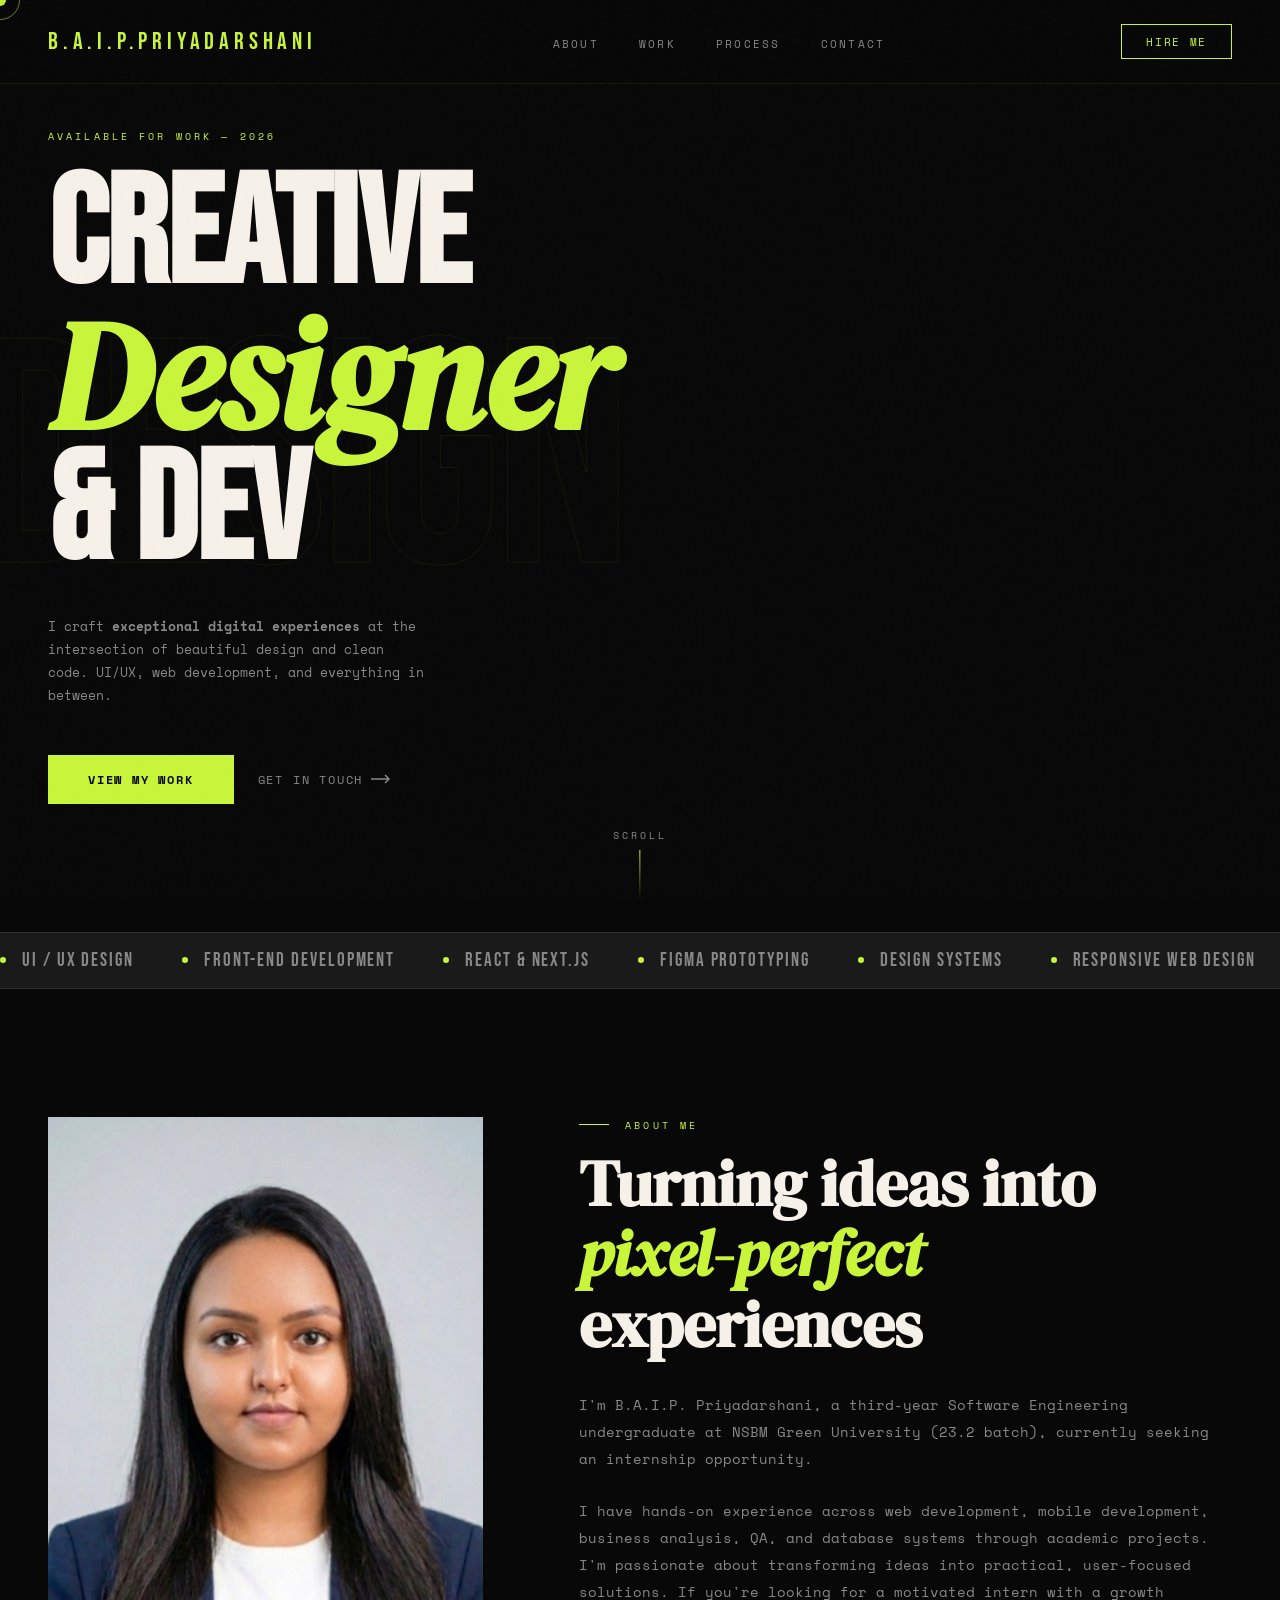
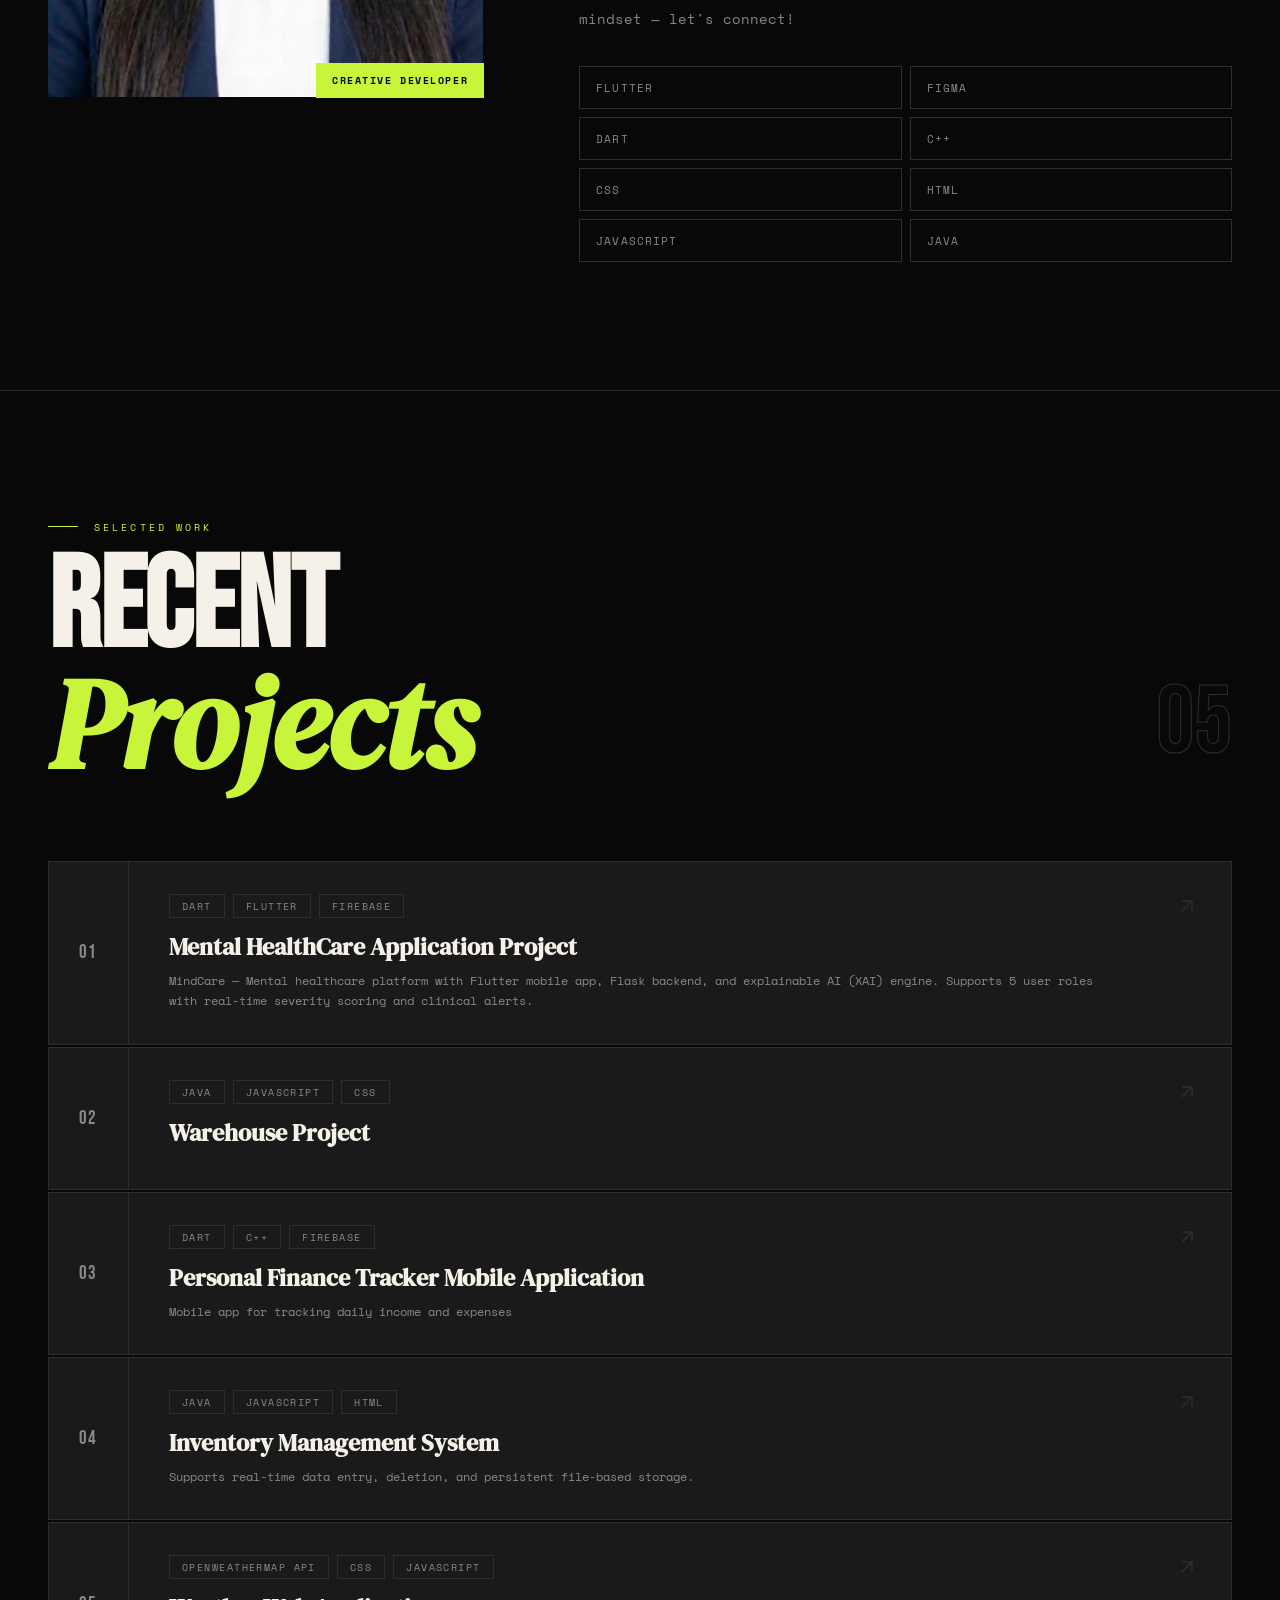
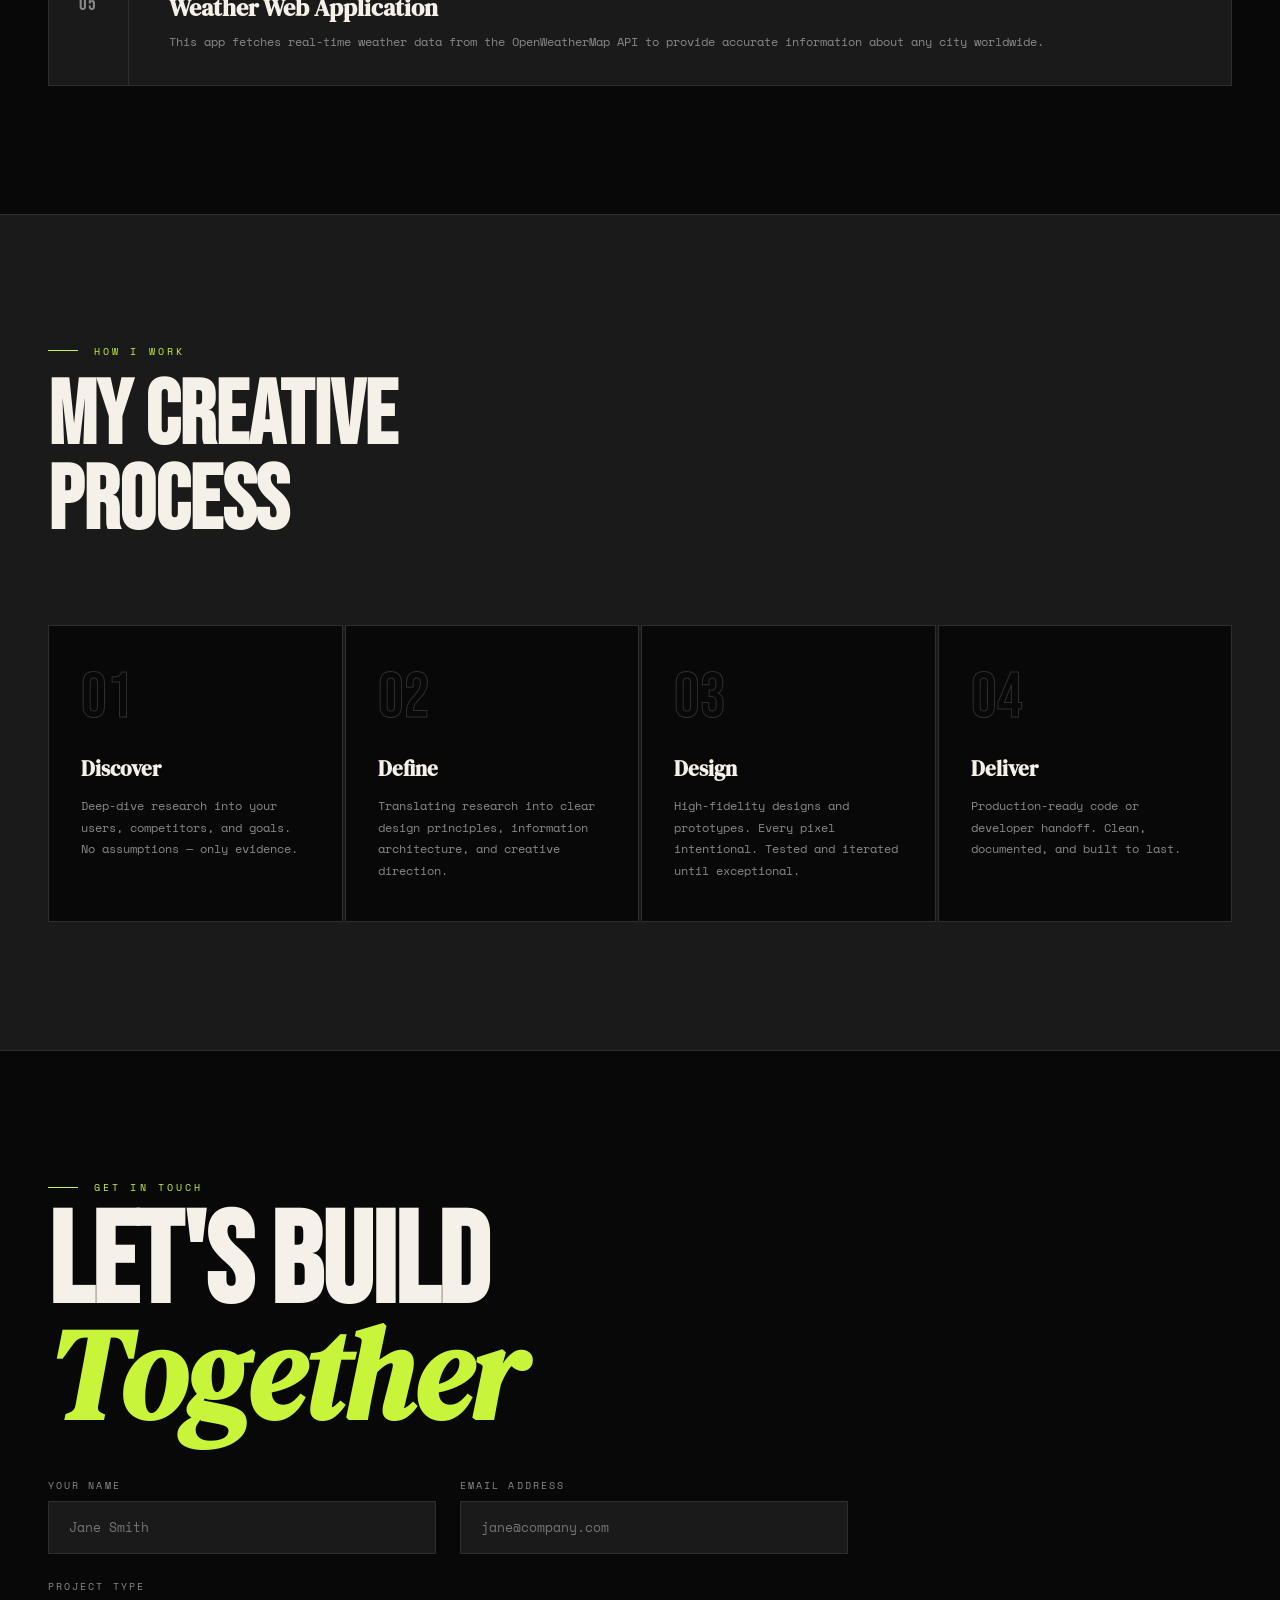
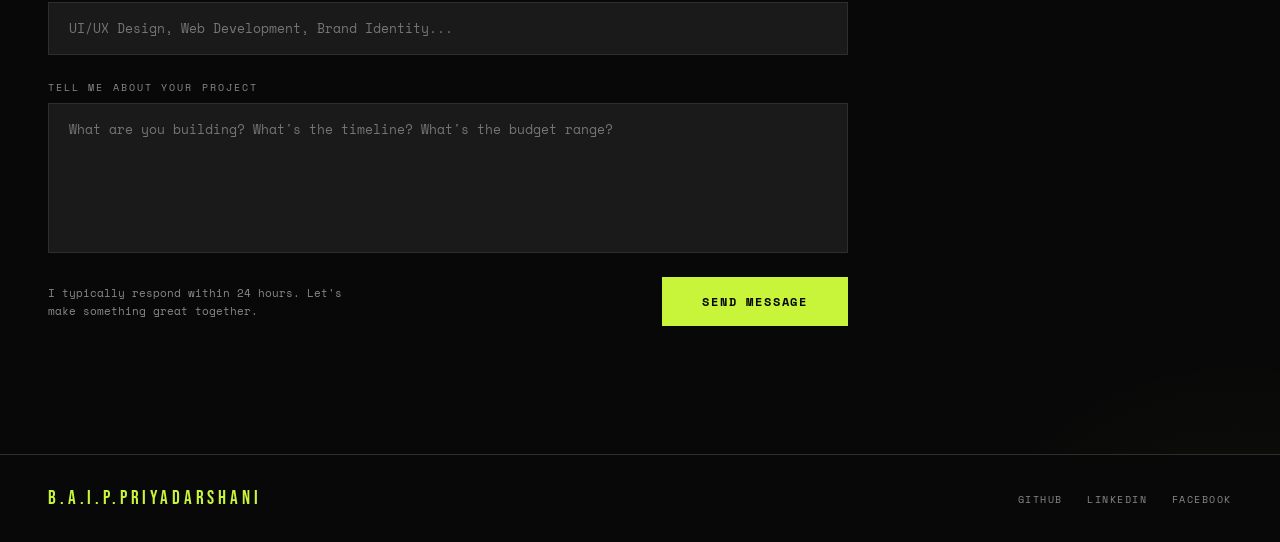
<file: index.html>
<!DOCTYPE html>
<html lang="en">
<head>
  <meta charset="UTF-8" />
  <meta name="viewport" content="width=device-width, initial-scale=1.0"/>
  <title>Creative Developer & Designer</title>
  <link rel="preconnect" href="https://fonts.googleapis.com"/>
  <link rel="preconnect" href="https://fonts.gstatic.com" crossorigin/>
  <link href="https://fonts.googleapis.com/css2?family=Bebas+Neue&family=DM+Serif+Display:ital@0;1&family=Space+Mono:ital,wght@0,400;0,700;1,400&display=swap" rel="stylesheet"/>
  <link rel="stylesheet" href="style.css">
  <style>
    *, *::before, *::after { margin: 0; padding: 0; box-sizing: border-box; }

    :root {
      --black: #080808;
      --white: #f5f0e8;
      --lime: #c8f53a;
      --lime-dim: #a8d020;
      --rust: #e05c2a;
      --gray: #1a1a1a;
      --gray-mid: #2e2e2e;
      --gray-text: #888;
      --bebas: 'Bebas Neue', sans-serif;
      --serif: 'DM Serif Display', serif;
      --mono: 'Space Mono', monospace;
    }

    html { scroll-behavior: smooth; }

    body {
      background: var(--black);
      color: var(--white);
      font-family: var(--mono);
      cursor: none;
      overflow-x: hidden;
    }

    /* CUSTOM CURSOR */
    .cursor {
      position: fixed;
      width: 12px; height: 12px;
      background: var(--lime);
      border-radius: 50%;
      pointer-events: none;
      z-index: 9999;
      transform: translate(-50%, -50%);
      transition: transform 0.1s ease, width 0.3s ease, height 0.3s ease, background 0.3s ease;
      mix-blend-mode: difference;
    }
    .cursor-ring {
      position: fixed;
      width: 40px; height: 40px;
      border: 1px solid var(--lime);
      border-radius: 50%;
      pointer-events: none;
      z-index: 9998;
      transform: translate(-50%, -50%);
      transition: transform 0.15s ease, width 0.3s ease, height 0.3s ease, opacity 0.3s ease;
      opacity: 0.5;
    }
    .cursor.hovering { width: 20px; height: 20px; }
    .cursor-ring.hovering { width: 60px; height: 60px; opacity: 0.3; }

    /* NOISE OVERLAY */
    body::before {
      content: '';
      position: fixed; inset: 0;
      background-image: url("data:image/svg+xml,%3Csvg viewBox='0 0 256 256' xmlns='http://www.w3.org/2000/svg'%3E%3Cfilter id='noise'%3E%3CfeTurbulence type='fractalNoise' baseFrequency='0.9' numOctaves='4' stitchTiles='stitch'/%3E%3C/filter%3E%3Crect width='100%25' height='100%25' filter='url(%23noise)' opacity='0.04'/%3E%3C/svg%3E");
      pointer-events: none;
      z-index: 9997;
      opacity: 0.4;
    }

    /* NAVIGATION */
    nav {
      position: fixed; top: 0; left: 0; right: 0;
      z-index: 100;
      display: flex; align-items: center; justify-content: space-between;
      padding: 1.5rem 3rem;
      border-bottom: 1px solid rgba(200, 245, 58, 0.08);
      backdrop-filter: blur(20px);
      background: rgba(8,8,8,0.7);
    }
    .nav-logo {
      font-family: var(--bebas);
      font-size: 1.5rem;
      letter-spacing: 0.2em;
      color: var(--lime);
      text-decoration: none;
    }
    .nav-links { display: flex; gap: 2.5rem; list-style: none; }
    .nav-links a {
      font-size: 0.7rem;
      letter-spacing: 0.2em;
      text-transform: uppercase;
      color: var(--gray-text);
      text-decoration: none;
      transition: color 0.3s;
      position: relative;
    }
    .nav-links a::after {
      content: '';
      position: absolute;
      bottom: -4px; left: 0; right: 100%;
      height: 1px; background: var(--lime);
      transition: right 0.3s ease;
    }
    .nav-links a:hover { color: var(--white); }
    .nav-links a:hover::after { right: 0; }
    .nav-cta {
      padding: 0.5rem 1.5rem;
      border: 1px solid var(--lime);
      color: var(--lime);
      font-family: var(--mono);
      font-size: 0.7rem;
      letter-spacing: 0.15em;
      text-transform: uppercase;
      text-decoration: none;
      transition: background 0.3s, color 0.3s;
    }
    .nav-cta:hover { background: var(--lime); color: var(--black); }

    /* HERO */
    .hero {
      min-height: 100vh;
      display: grid;
      grid-template-columns: 1fr 1fr;
      padding: 8rem 3rem 4rem;
      position: relative;
      overflow: hidden;
    }
    .hero-bg-text {
      position: absolute;
      top: 50%; left: -2%;
      transform: translateY(-50%);
      font-family: var(--bebas);
      font-size: clamp(10rem, 25vw, 22rem);
      color: transparent;
      -webkit-text-stroke: 1px rgba(200, 245, 58, 0.06);
      pointer-events: none;
      line-height: 1;
      letter-spacing: -0.02em;
      user-select: none;
    }
    .hero-left {
      display: flex;
      flex-direction: column;
      justify-content: flex-end;
      padding-bottom: 4rem;
      z-index: 1;
    }
    .hero-tag {
      font-size: 0.65rem;
      letter-spacing: 0.3em;
      text-transform: uppercase;
      color: var(--lime);
      margin-bottom: 1.5rem;
      opacity: 0;
      animation: fadeUp 0.8s 0.2s forwards;
    }
    .hero-name {
      font-family: var(--bebas);
      font-size: clamp(5rem, 12vw, 10rem);
      line-height: 0.9;
      letter-spacing: -0.01em;
      opacity: 0;
      animation: fadeUp 0.8s 0.4s forwards;
    }
    .hero-name em {
      font-style: italic;
      font-family: var(--serif);
      color: var(--lime);
      display: block;
    }
    .hero-desc {
      margin-top: 2rem;
      max-width: 380px;
      font-size: 0.8rem;
      line-height: 1.8;
      color: var(--gray-text);
      opacity: 0;
      animation: fadeUp 0.8s 0.6s forwards;
    }
    .hero-actions {
      margin-top: 3rem;
      display: flex;
      gap: 1.5rem;
      align-items: center;
      opacity: 0;
      animation: fadeUp 0.8s 0.8s forwards;
    }
    .btn-primary {
      padding: 1rem 2.5rem;
      background: var(--lime);
      color: var(--black);
      font-family: var(--mono);
      font-size: 0.75rem;
      font-weight: 700;
      letter-spacing: 0.15em;
      text-transform: uppercase;
      text-decoration: none;
      display: inline-block;
      transition: transform 0.2s, box-shadow 0.2s;
    }
    .btn-primary:hover { transform: translate(-3px, -3px); box-shadow: 6px 6px 0 var(--lime-dim); }
    .btn-secondary {
      font-size: 0.75rem;
      letter-spacing: 0.15em;
      text-transform: uppercase;
      color: var(--gray-text);
      text-decoration: none;
      display: flex; align-items: center; gap: 0.5rem;
      transition: color 0.3s;
    }
    .btn-secondary svg { transition: transform 0.3s; }
    .btn-secondary:hover { color: var(--white); }
    .btn-secondary:hover svg { transform: translateX(4px); }

    .hero-right {
      display: flex;
      flex-direction: column;
      justify-content: flex-end;
      align-items: flex-end;
      padding-bottom: 4rem;
      z-index: 1;
      opacity: 0;
      animation: fadeIn 1s 1s forwards;
    }
    .hero-stats {
      display: grid;
      grid-template-columns: 1fr 1fr;
      gap: 1px;
      background: var(--gray-mid);
      border: 1px solid var(--gray-mid);
      width: 320px;
    }
    .stat {
      background: var(--black);
      padding: 1.5rem;
      text-align: center;
    }
    .stat-num {
      font-family: var(--bebas);
      font-size: 2.8rem;
      color: var(--lime);
      line-height: 1;
      display: block;
    }
    .stat-label {
      font-size: 0.6rem;
      letter-spacing: 0.2em;
      text-transform: uppercase;
      color: var(--gray-text);
      margin-top: 0.5rem;
      display: block;
    }
    .hero-scroll-indicator {
      position: absolute;
      bottom: 2rem; left: 50%;
      transform: translateX(-50%);
      display: flex; flex-direction: column; align-items: center; gap: 0.5rem;
      opacity: 0;
      animation: fadeIn 1s 1.5s forwards;
    }
    .hero-scroll-indicator span {
      font-size: 0.6rem;
      letter-spacing: 0.3em;
      text-transform: uppercase;
      color: var(--gray-text);
    }
    .scroll-line {
      width: 1px; height: 50px;
      background: linear-gradient(to bottom, var(--lime), transparent);
      animation: scrollPulse 2s ease-in-out infinite;
    }

    /* MARQUEE */
    .marquee-section {
      border-top: 1px solid var(--gray-mid);
      border-bottom: 1px solid var(--gray-mid);
      overflow: hidden;
      padding: 1rem 0;
      background: var(--gray);
    }
    .marquee-track {
      display: flex;
      gap: 3rem;
      animation: marquee 20s linear infinite;
      white-space: nowrap;
    }
    .marquee-item {
      display: flex; align-items: center; gap: 1rem;
      font-family: var(--bebas);
      font-size: 1.2rem;
      letter-spacing: 0.1em;
      color: var(--gray-text);
      flex-shrink: 0;
    }
    .marquee-dot {
      width: 6px; height: 6px;
      background: var(--lime);
      border-radius: 50%;
      flex-shrink: 0;
    }

    /* ABOUT */
    .about {
      padding: 8rem 3rem;
      display: grid;
      grid-template-columns: 1fr 1.5fr;
      gap: 6rem;
      align-items: start;
    }
    .section-label {
      font-size: 0.65rem;
      letter-spacing: 0.3em;
      text-transform: uppercase;
      color: var(--lime);
      margin-bottom: 1rem;
      display: flex; align-items: center; gap: 1rem;
    }
    .section-label::before {
      content: '';
      width: 30px; height: 1px;
      background: var(--lime);
      display: block;
    }
    .about-heading {
      font-family: var(--serif);
      font-size: clamp(2.5rem, 5vw, 4rem);
      line-height: 1.1;
      margin-bottom: 2rem;
    }
    .about-heading em { color: var(--lime); }
    .about-photo-block {
      position: relative;
    }
    .about-photo {
      width: 100%;
      aspect-ratio: 3/4;
      background: var(--gray);
      position: relative;
      overflow: hidden;
    }
    .about-photo-inner {
      width: 100%; height: 100%;
      background: linear-gradient(135deg, #1a1a1a 0%, #2e2e2e 50%, #1a1a1a 100%);
      display: flex; align-items: center; justify-content: center;
    }
    .about-photo-placeholder {
      font-family: var(--bebas);
      font-size: 6rem;
      color: var(--lime);
      opacity: 0.3;
      letter-spacing: 0.1em;
    }
    .about-photo-tag {
      position: absolute;
      bottom: -1px; right: -1px;
      background: var(--lime);
      color: var(--black);
      font-size: 0.65rem;
      font-family: var(--mono);
      font-weight: 700;
      letter-spacing: 0.15em;
      text-transform: uppercase;
      padding: 0.6rem 1rem;
    }
    .about-text p {
      font-size: 0.85rem;
      line-height: 2;
      color: var(--gray-text);
      margin-bottom: 1.5rem;
    }
    .about-text p strong { color: var(--white); }
    .skills-grid {
      display: grid;
      grid-template-columns: 1fr 1fr;
      gap: 0.5rem;
      margin-top: 2rem;
    }
    .skill-item {
      padding: 0.75rem 1rem;
      border: 1px solid var(--gray-mid);
      font-size: 0.7rem;
      letter-spacing: 0.1em;
      text-transform: uppercase;
      color: var(--gray-text);
      transition: all 0.3s;
      position: relative;
      overflow: hidden;
    }
    .skill-item::before {
      content: '';
      position: absolute;
      left: 0; top: 0; bottom: 0;
      width: 0;
      background: var(--lime);
      transition: width 0.3s ease;
      z-index: 0;
    }
    .skill-item span { position: relative; z-index: 1; transition: color 0.3s; }
    .skill-item:hover { border-color: var(--lime); }
    .skill-item:hover::before { width: 4px; }
    .skill-item:hover span { color: var(--white); }

    /* WORK */
    .work {
      padding: 8rem 3rem;
      border-top: 1px solid var(--gray-mid);
    }
    .work-header {
      display: flex;
      justify-content: space-between;
      align-items: flex-end;
      margin-bottom: 5rem;
    }
    .work-heading {
      font-family: var(--bebas);
      font-size: clamp(4rem, 10vw, 8rem);
      line-height: 0.9;
      letter-spacing: -0.01em;
    }
    .work-heading em {
      display: block;
      font-family: var(--serif);
      font-style: italic;
      color: var(--lime);
    }
    .work-count {
      font-family: var(--bebas);
      font-size: 6rem;
      color: transparent;
      -webkit-text-stroke: 1px var(--gray-mid);
    }

    .projects-grid { display: flex; flex-direction: column; gap: 2px; }
    .project-item {
      display: grid;
      grid-template-columns: 80px 1fr auto;
      gap: 0;
      background: var(--gray);
      border: 1px solid var(--gray-mid);
      transition: all 0.4s ease;
      overflow: hidden;
      cursor: pointer;
      position: relative;
    }
    .project-item::after {
      content: '';
      position: absolute;
      inset: 0;
      background: var(--lime);
      opacity: 0;
      transition: opacity 0.4s;
      pointer-events: none;
    }
    .project-item:hover { border-color: var(--lime); }
    .project-item:hover .project-num { color: var(--black); background: var(--lime); }
    .project-item:hover .project-title { color: var(--lime); }
    .project-item:hover .project-arrow { transform: translate(4px, -4px); color: var(--lime); }
    .project-num {
      font-family: var(--bebas);
      font-size: 1.2rem;
      color: var(--gray-text);
      display: flex; align-items: center; justify-content: center;
      border-right: 1px solid var(--gray-mid);
      transition: all 0.4s;
      letter-spacing: 0.1em;
    }
    .project-body {
      padding: 2rem 2.5rem;
    }
    .project-tags {
      display: flex; gap: 0.5rem; flex-wrap: wrap;
      margin-bottom: 0.75rem;
    }
    .project-tag {
      font-size: 0.6rem;
      letter-spacing: 0.15em;
      text-transform: uppercase;
      padding: 0.25rem 0.75rem;
      border: 1px solid var(--gray-mid);
      color: var(--gray-text);
    }
    .project-title {
      font-family: var(--serif);
      font-size: 1.5rem;
      margin-bottom: 0.5rem;
      transition: color 0.3s;
    }
    .project-desc {
      font-size: 0.75rem;
      color: var(--gray-text);
      line-height: 1.7;
    }
    .project-arrow {
      display: flex; align-items: center; justify-content: center;
      padding: 2rem;
      color: var(--gray-mid);
      font-size: 1.5rem;
      transition: all 0.3s;
    }

    /* PROCESS */
    .process {
      padding: 8rem 3rem;
      background: var(--gray);
      border-top: 1px solid var(--gray-mid);
    }
    .process-header { margin-bottom: 5rem; }
    .process-heading {
      font-family: var(--bebas);
      font-size: clamp(3rem, 7vw, 6rem);
      line-height: 0.95;
      margin-top: 1rem;
    }
    .process-steps {
      display: grid;
      grid-template-columns: repeat(4, 1fr);
      gap: 2px;
    }
    .process-step {
      background: var(--black);
      padding: 2.5rem 2rem;
      position: relative;
      border: 1px solid var(--gray-mid);
      transition: border-color 0.3s;
    }
    .process-step:hover { border-color: var(--lime); }
    .step-num {
      font-family: var(--bebas);
      font-size: 4rem;
      color: transparent;
      -webkit-text-stroke: 1px var(--gray-mid);
      line-height: 1;
      margin-bottom: 1.5rem;
      transition: -webkit-text-stroke-color 0.3s, color 0.3s;
    }
    .process-step:hover .step-num {
      color: var(--lime);
      -webkit-text-stroke-color: var(--lime);
    }
    .step-title {
      font-family: var(--serif);
      font-size: 1.3rem;
      margin-bottom: 0.75rem;
    }
    .step-desc {
      font-size: 0.75rem;
      color: var(--gray-text);
      line-height: 1.8;
    }

    /* CONTACT */
    .contact {
      padding: 8rem 3rem;
      border-top: 1px solid var(--gray-mid);
      position: relative;
      overflow: hidden;
    }
    .contact-bg {
      position: absolute;
      bottom: -50%;
      right: -20%;
      width: 600px; height: 600px;
      background: radial-gradient(circle, rgba(200,245,58,0.06) 0%, transparent 70%);
      pointer-events: none;
    }
    .contact-inner {
      max-width: 800px;
      position: relative; z-index: 1;
    }
    .contact-heading {
      font-family: var(--bebas);
      font-size: clamp(4rem, 10vw, 9rem);
      line-height: 0.85;
      letter-spacing: -0.01em;
      margin-bottom: 3rem;
    }
    .contact-heading em {
      display: block;
      font-family: var(--serif);
      font-style: italic;
      color: var(--lime);
    }
    .contact-form { display: flex; flex-direction: column; gap: 1.5rem; }
    .form-row { display: grid; grid-template-columns: 1fr 1fr; gap: 1.5rem; }
    .form-group { display: flex; flex-direction: column; gap: 0.5rem; }
    .form-label {
      font-size: 0.65rem;
      letter-spacing: 0.2em;
      text-transform: uppercase;
      color: var(--gray-text);
    }
    .form-input, .form-textarea {
      background: var(--gray);
      border: 1px solid var(--gray-mid);
      color: var(--white);
      font-family: var(--mono);
      font-size: 0.8rem;
      padding: 1rem 1.25rem;
      outline: none;
      transition: border-color 0.3s;
      resize: none;
    }
    .form-input:focus, .form-textarea:focus { border-color: var(--lime); }
    .form-textarea { height: 150px; }
    .form-submit {
      display: flex; align-items: center; justify-content: space-between;
    }
    .form-note {
      font-size: 0.7rem;
      color: var(--gray-text);
      max-width: 300px;
      line-height: 1.6;
    }

    /* FOOTER */
    footer {
      border-top: 1px solid var(--gray-mid);
      padding: 2rem 3rem;
      display: flex;
      align-items: center;
      justify-content: space-between;
    }
    .footer-brand {
      font-family: var(--bebas);
      font-size: 1.2rem;
      letter-spacing: 0.2em;
      color: var(--lime);
    }
    .footer-text {
      font-size: 0.65rem;
      color: var(--gray-text);
      letter-spacing: 0.1em;
    }
    .footer-socials { display: flex; gap: 1.5rem; }
    .footer-social {
      font-size: 0.65rem;
      letter-spacing: 0.15em;
      text-transform: uppercase;
      color: var(--gray-text);
      text-decoration: none;
      transition: color 0.3s;
    }
    .footer-social:hover { color: var(--lime); }

    /* ANIMATIONS */
    @keyframes fadeUp {
      from { opacity: 0; transform: translateY(30px); }
      to { opacity: 1; transform: translateY(0); }
    }
    @keyframes fadeIn {
      from { opacity: 0; }
      to { opacity: 1; }
    }
    @keyframes marquee {
      from { transform: translateX(0); }
      to { transform: translateX(-50%); }
    }
    @keyframes scrollPulse {
      0%, 100% { opacity: 0.4; }
      50% { opacity: 1; }
    }

    .reveal {
      opacity: 0;
      transform: translateY(40px);
      transition: opacity 0.8s ease, transform 0.8s ease;
    }
    .reveal.visible {
      opacity: 1;
      transform: none;
    }

    /* RESPONSIVE */
    @media (max-width: 900px) {
      nav { padding: 1.2rem 1.5rem; }
      .nav-links { display: none; }
      .hero { grid-template-columns: 1fr; padding: 7rem 1.5rem 4rem; }
      .hero-right { align-items: flex-start; margin-top: 3rem; }
      .about { grid-template-columns: 1fr; gap: 3rem; padding: 5rem 1.5rem; }
      .work { padding: 5rem 1.5rem; }
      .process { padding: 5rem 1.5rem; }
      .process-steps { grid-template-columns: 1fr 1fr; }
      .contact { padding: 5rem 1.5rem; }
      .form-row { grid-template-columns: 1fr; }
      footer { flex-direction: column; gap: 1rem; text-align: center; }
    }
  </style>
</head>
<body>

  <!-- CURSOR -->
  <div class="cursor" id="cursor"></div>
  <div class="cursor-ring" id="cursorRing"></div>

  <!-- NAV -->
  <nav>
    <a href="#" class="nav-logo">B.A.I.P.Priyadarshani</a>
    <ul class="nav-links">
      <li><a href="#about">About</a></li>
      <li><a href="#work">Work</a></li>
      <li><a href="#process">Process</a></li>
      <li><a href="#contact">Contact</a></li>
    </ul>
    <a href="#contact" class="nav-cta">Hire Me</a>
  </nav>

  <!-- HERO -->
  <section class="hero">
    <div class="hero-bg-text">DESIGN</div>
    <div class="hero-left">
      <p class="hero-tag">Available for Work — 2026</p>
      <h1 class="hero-name">
        Creative<br>
        <em>Designer</em>
        &amp; Dev
      </h1>
      <p class="hero-desc">
        I craft <strong>exceptional digital experiences</strong> at the intersection of
        beautiful design and clean code. UI/UX, web development, and everything in between.
      </p>
      <div class="hero-actions">
        <a href="#work" class="btn-primary">View My Work</a>
        <a href="#contact" class="btn-secondary">
          Get in Touch
          <svg width="20" height="10" viewBox="0 0 20 10" fill="none">
            <path d="M0 5H18M14 1L18 5L14 9" stroke="currentColor" stroke-width="1.5"/>
          </svg>
        </a>
      </div>
    </div>
      </div>
    </div>
    <div class="hero-scroll-indicator">
      <span>Scroll</span>
      <div class="scroll-line"></div>
    </div>
  </section>

  <!-- MARQUEE -->
  <div class="marquee-section">
    <div class="marquee-track">
      <div class="marquee-item"><div class="marquee-dot"></div> UI / UX Design</div>
      <div class="marquee-item"><div class="marquee-dot"></div> Front-End Development</div>
      <div class="marquee-item"><div class="marquee-dot"></div> React &amp; Next.js</div>
      <div class="marquee-item"><div class="marquee-dot"></div> Figma Prototyping</div>
      <div class="marquee-item"><div class="marquee-dot"></div> Design Systems</div>
      <div class="marquee-item"><div class="marquee-dot"></div> Responsive Web Design</div>
      <div class="marquee-item"><div class="marquee-dot"></div> Brand Identity</div>
      <div class="marquee-item"><div class="marquee-dot"></div> UI / UX Design</div>
      <div class="marquee-item"><div class="marquee-dot"></div> Front-End Development</div>
      <div class="marquee-item"><div class="marquee-dot"></div> React &amp; Next.js</div>
      <div class="marquee-item"><div class="marquee-dot"></div> Figma Prototyping</div>
      <div class="marquee-item"><div class="marquee-dot"></div> Design Systems</div>
      <div class="marquee-item"><div class="marquee-dot"></div> Responsive Web Design</div>
      <div class="marquee-item"><div class="marquee-dot"></div> Brand Identity</div>
    </div>
  </div>

  <!-- ABOUT -->
  <section class="about" id="about">
    <div class="about-photo-block reveal">
      <div class="about-photo">
        <div class="about-photo-inner">
          <img src="irumi.jpeg" style="width:100%; height:100%; object-fit:cover;">
        </div>
      </div>
      <div class="about-photo-tag">Creative Developer</div>
    </div>
    <div class="about-text reveal">
      <div class="section-label">About Me</div>
      <h2 class="about-heading">
        Turning ideas into<br>
        <em>pixel-perfect</em><br>
        experiences
      </h2>
      <p>
        I'm B.A.I.P. Priyadarshani, a third-year Software Engineering undergraduate at NSBM Green University (23.2 batch), currently seeking an internship opportunity.
      </p>
      <p>
        I have hands-on experience across web development, mobile development, business analysis, QA, and database systems through academic projects. I'm passionate about transforming ideas into practical, user-focused solutions. If you're looking for a motivated intern with a growth mindset — let's connect!
      </p>
      <div class="skills-grid">
        <div class="skill-item"><span>Flutter</span></div>
        <div class="skill-item"><span>Figma</span></div>
        <div class="skill-item"><span>Dart</span></div>
        <div class="skill-item"><span>C++</span></div>
        <div class="skill-item"><span>Css</span></div>
        <div class="skill-item"><span>HTML</span></div>
        <div class="skill-item"><span>Javascript</span></div>
        <div class="skill-item"><span>java</span></div>
      </div>
    </div>
  </section>

  <!-- WORK -->
  <section class="work" id="work">
    <div class="work-header reveal">
      <div>
        <div class="section-label">Selected Work</div>
        <h2 class="work-heading">
          Recent<br>
          <em>Projects</em>
        </h2>
      </div>
      <div class="work-count">05</div>
    </div>

    <div class="projects-grid reveal">
      <div class="project-item">
        <div class="project-num">01</div>
        <div class="project-body">
          <div class="project-tags">
            <span class="project-tag">Dart</span>
            <span class="project-tag">Flutter</span>
            <span class="project-tag">Firebase</span>
          </div>
          <h3 class="project-title">Mental HealthCare Application Project</h3>
          <p class="project-desc">MindCare — Mental healthcare platform with Flutter mobile app, Flask backend, and explainable AI (XAI) engine. Supports 5 user roles with real-time severity scoring and clinical alerts.</p>
        </div>
        <a href="https://github.com/sadithaboxrec/Mental-HealthCare-Application_Project.git" target="_blank" rel="noopener noreferrer">
        <div class="project-arrow">
          <svg width="24" height="24" viewBox="0 0 24 24" fill="none" stroke="currentColor" stroke-width="1.5">
            <path d="M7 17L17 7M17 7H7M17 7V17"/>
          </svg>
        </div>
        </a>
      </div>

      <div class="project-item">
        <div class="project-num">02</div>
        <div class="project-body">
          <div class="project-tags">
            <span class="project-tag">Java</span>
            <span class="project-tag">JavaScript</span>
            <span class="project-tag">CSS</span>
          </div>
          <h3 class="project-title">Warehouse Project</h3>
        </div>
        <a href="https://github.com/sadithaboxrec/WarehouseProject.git" target="_blank" rel="noopener noreferrer">
        <div class="project-arrow">
          <svg width="24" height="24" viewBox="0 0 24 24" fill="none" stroke="currentColor" stroke-width="1.5">
            <path d="M7 17L17 7M17 7H7M17 7V17"/>
          </svg>
        </div>
        </a>
      </div>

      <div class="project-item">
        <div class="project-num">03</div>
        <div class="project-body">
          <div class="project-tags">
            <span class="project-tag">Dart</span>
            <span class="project-tag">C++</span>
            <span class="project-tag">Firebase</span>
          </div>
          <h3 class="project-title">Personal Finance Tracker Mobile Application</h3>
          <p class="project-desc">Mobile app for tracking daily income and expenses</p>
        </div>
        <a href="https://github.com/Irumipramisha/personal_finance_tracker.git" target="_blank" rel="noopener noreferrer">
        <div class="project-arrow">
          <svg width="24" height="24" viewBox="0 0 24 24" fill="none" stroke="currentColor" stroke-width="1.5">
            <path d="M7 17L17 7M17 7H7M17 7V17"/>
          </svg>
        </div>
        </a>
      </div>



      <div class="project-item">
        <div class="project-num">04</div>
        <div class="project-body">
          <div class="project-tags">
            <span class="project-tag">Java</span>
            <span class="project-tag">JavaScript</span>
            <span class="project-tag">HTML</span>
          </div>
          <h3 class="project-title">Inventory Management System</h3>
          <p class="project-desc">Supports real-time data entry, deletion, and persistent file-based storage.</p>
        </div>
        <a href="https://github.com/Irumipramisha/inventory-management.git" target="_blank" rel="noopener noreferrer">
        <div class="project-arrow">
          <svg width="24" height="24" viewBox="0 0 24 24" fill="none" stroke="currentColor" stroke-width="1.5">
            <path d="M7 17L17 7M17 7H7M17 7V17"/>
          </svg>
        </div>
        </a>
      </div>

      <div class="project-item">
        <div class="project-num">05</div>
        <div class="project-body">
          <div class="project-tags">
            <span class="project-tag">OpenWeatherMap API</span>
            <span class="project-tag">CSS</span>
            <span class="project-tag">JavaScript</span>
          </div>
          <h3 class="project-title">Weather Web Application</h3>
          <p class="project-desc">This app fetches real-time weather data from the OpenWeatherMap API to provide accurate information about any city worldwide.</p>
        </div>
         <a href="https://github.com/Irumipramisha/weather_webapplication.git" target="_blank" rel="noopener noreferrer">
        <div class="project-arrow">
          <svg width="24" height="24" viewBox="0 0 24 24" fill="none" stroke="currentColor" stroke-width="1.5">
            <path d="M7 17L17 7M17 7H7M17 7V17"/>
          </svg>
        </div>
        </a>
      </div>

  </section>

  <!-- PROCESS -->
  <section class="process" id="process">
    <div class="process-header reveal">
      <div class="section-label">How I Work</div>
      <h2 class="process-heading">
        My Creative<br>Process
      </h2>
    </div>
    <div class="process-steps reveal">
      <div class="process-step">
        <div class="step-num">01</div>
        <h3 class="step-title">Discover</h3>
        <p class="step-desc">Deep-dive research into your users, competitors, and goals. No assumptions — only evidence.</p>
      </div>
      <div class="process-step">
        <div class="step-num">02</div>
        <h3 class="step-title">Define</h3>
        <p class="step-desc">Translating research into clear design principles, information architecture, and creative direction.</p>
      </div>
      <div class="process-step">
        <div class="step-num">03</div>
        <h3 class="step-title">Design</h3>
        <p class="step-desc">High-fidelity designs and prototypes. Every pixel intentional. Tested and iterated until exceptional.</p>
      </div>
      <div class="process-step">
        <div class="step-num">04</div>
        <h3 class="step-title">Deliver</h3>
        <p class="step-desc">Production-ready code or developer handoff. Clean, documented, and built to last.</p>
      </div>
    </div>
  </section>

  <!-- CONTACT -->
  <section class="contact" id="contact">
    <div class="contact-bg"></div>
    <div class="contact-inner reveal">
      <div class="section-label">Get In Touch</div>
      <h2 class="contact-heading">
        Let's Build
        <em>Together</em>
      </h2>
      <form class="contact-form" action="https://formspree.io/f/mvzloeng" method="POST" onsubmit="handleSubmit(event)">
        <div class="form-row">
          <div class="form-group">
            <label class="form-label" for="name">Your Name</label>
            <input class="form-input" type="text" id="name" name="name" placeholder="Jane Smith" required/>
          </div>
          <div class="form-group">
            <label class="form-label" for="email">Email Address</label>
            <input class="form-input" type="email" id="email" name="email" placeholder="jane@company.com" required/>
          </div>
        </div>
        <div class="form-group">
          <label class="form-label" for="subject">Project Type</label>
          <input class="form-input" type="text" id="subject" name="subject" placeholder="UI/UX Design, Web Development, Brand Identity..."/>
        </div>
        <div class="form-group">
          <label class="form-label" for="message">Tell Me About Your Project</label>
          <textarea class="form-textarea" id="message" name="message" placeholder="What are you building? What's the timeline? What's the budget range?"></textarea>
        </div>
        <div class="form-submit">
          <p class="form-note">I typically respond within 24 hours. Let's make something great together.</p>
          <button type="submit" class="btn-primary" style="border:none;cursor:none;">Send Message</button>
        </div>
      </form>
    </div>
  </section>

  <!-- FOOTER -->
  <footer>
    <div class="footer-brand">B.A.I.P.Priyadarshani</div>
    <div class="footer-socials">
      <!-- GitHub Link -->
      <a href="https://github.com/Irumipramisha" target="_blank" class="footer-social">GitHub</a>
      
      <!-- LinkedIn Link -->
      <a href="https://www.linkedin.com/in/irumi-pramisha-a165b6358" target="_blank" class="footer-social">LinkedIn</a>
      
      <!-- Facebook Link -->
      <a href="https://web.facebook.com/people/Irumi-Pramisha/pfbid0gQeseihB9xYCtYhFquSftfASTETeLoD3LT4K77KHVGbhvGGVc58dDPKohyGQtCTBl/" target="_blank" class="footer-social">FaceBook</a>
    </div>
</footer>

  <script src="script.js"></script>
</body>
</html>
</file>
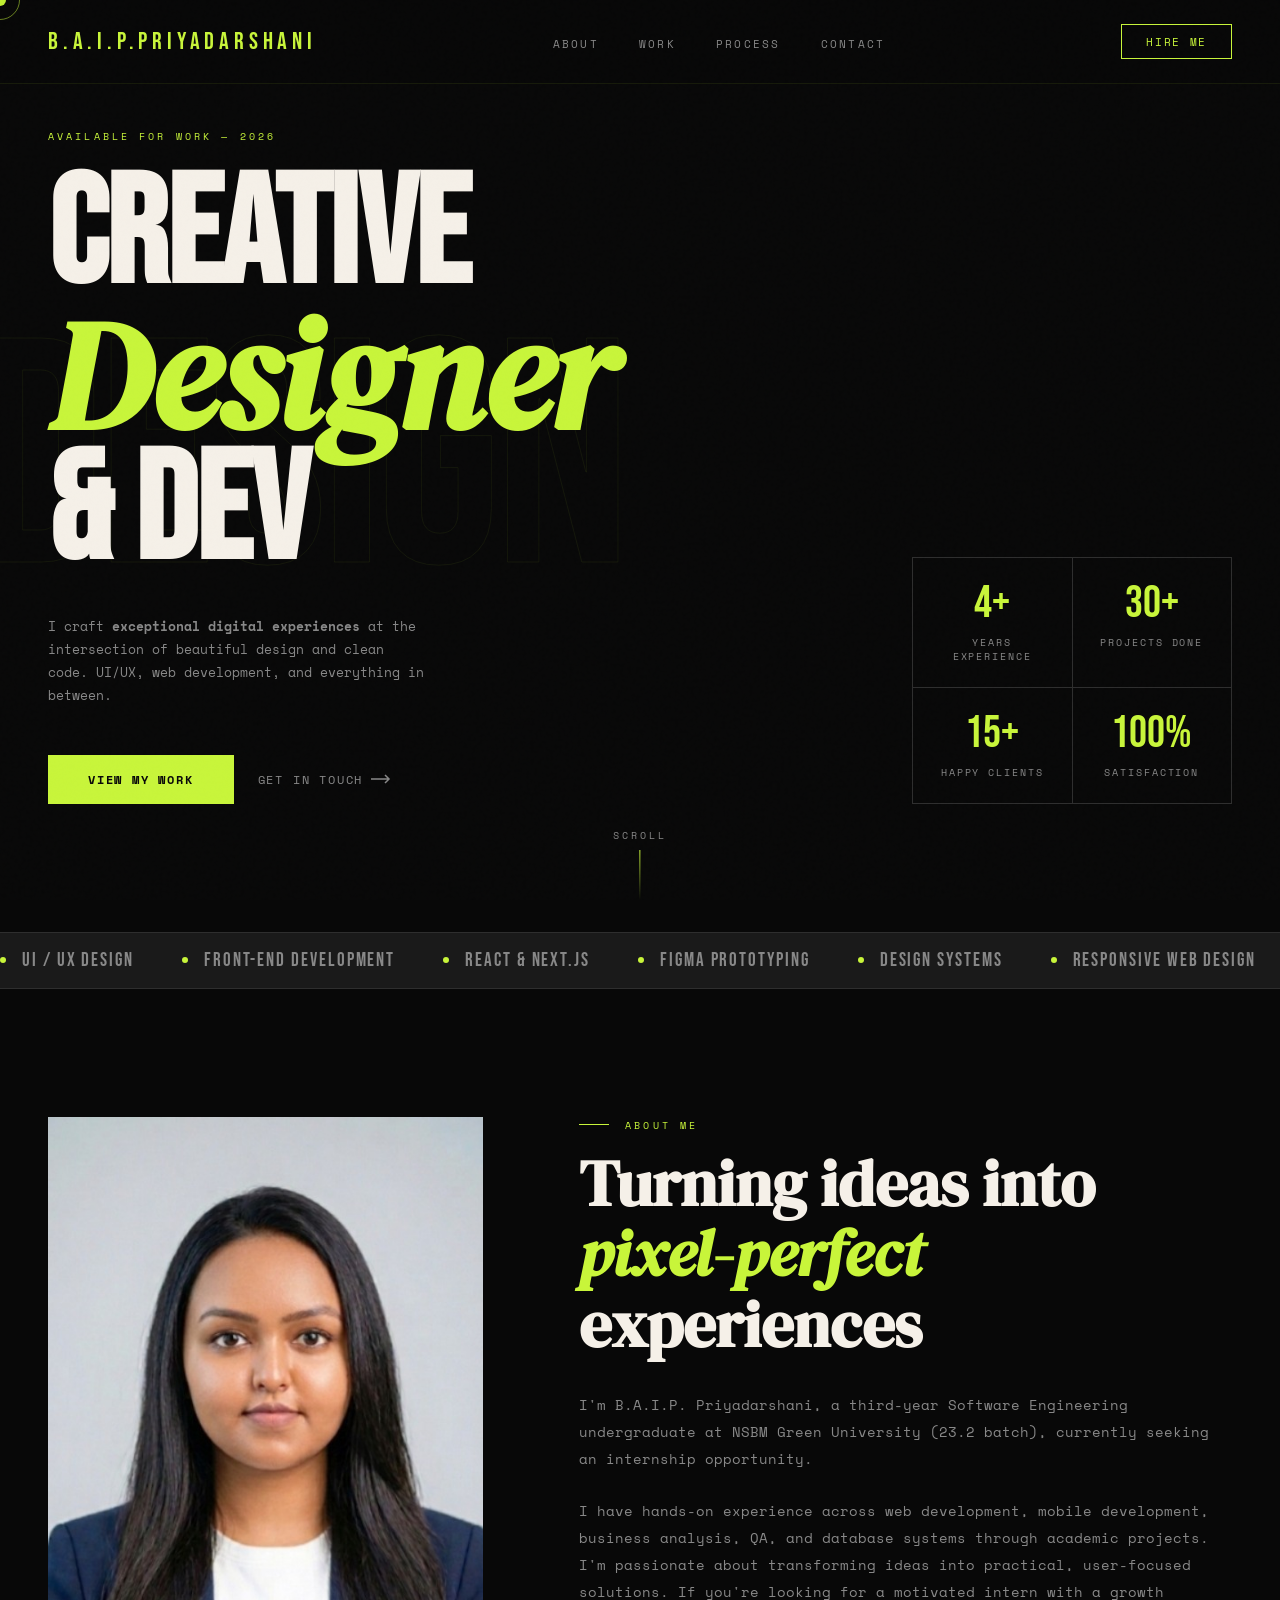
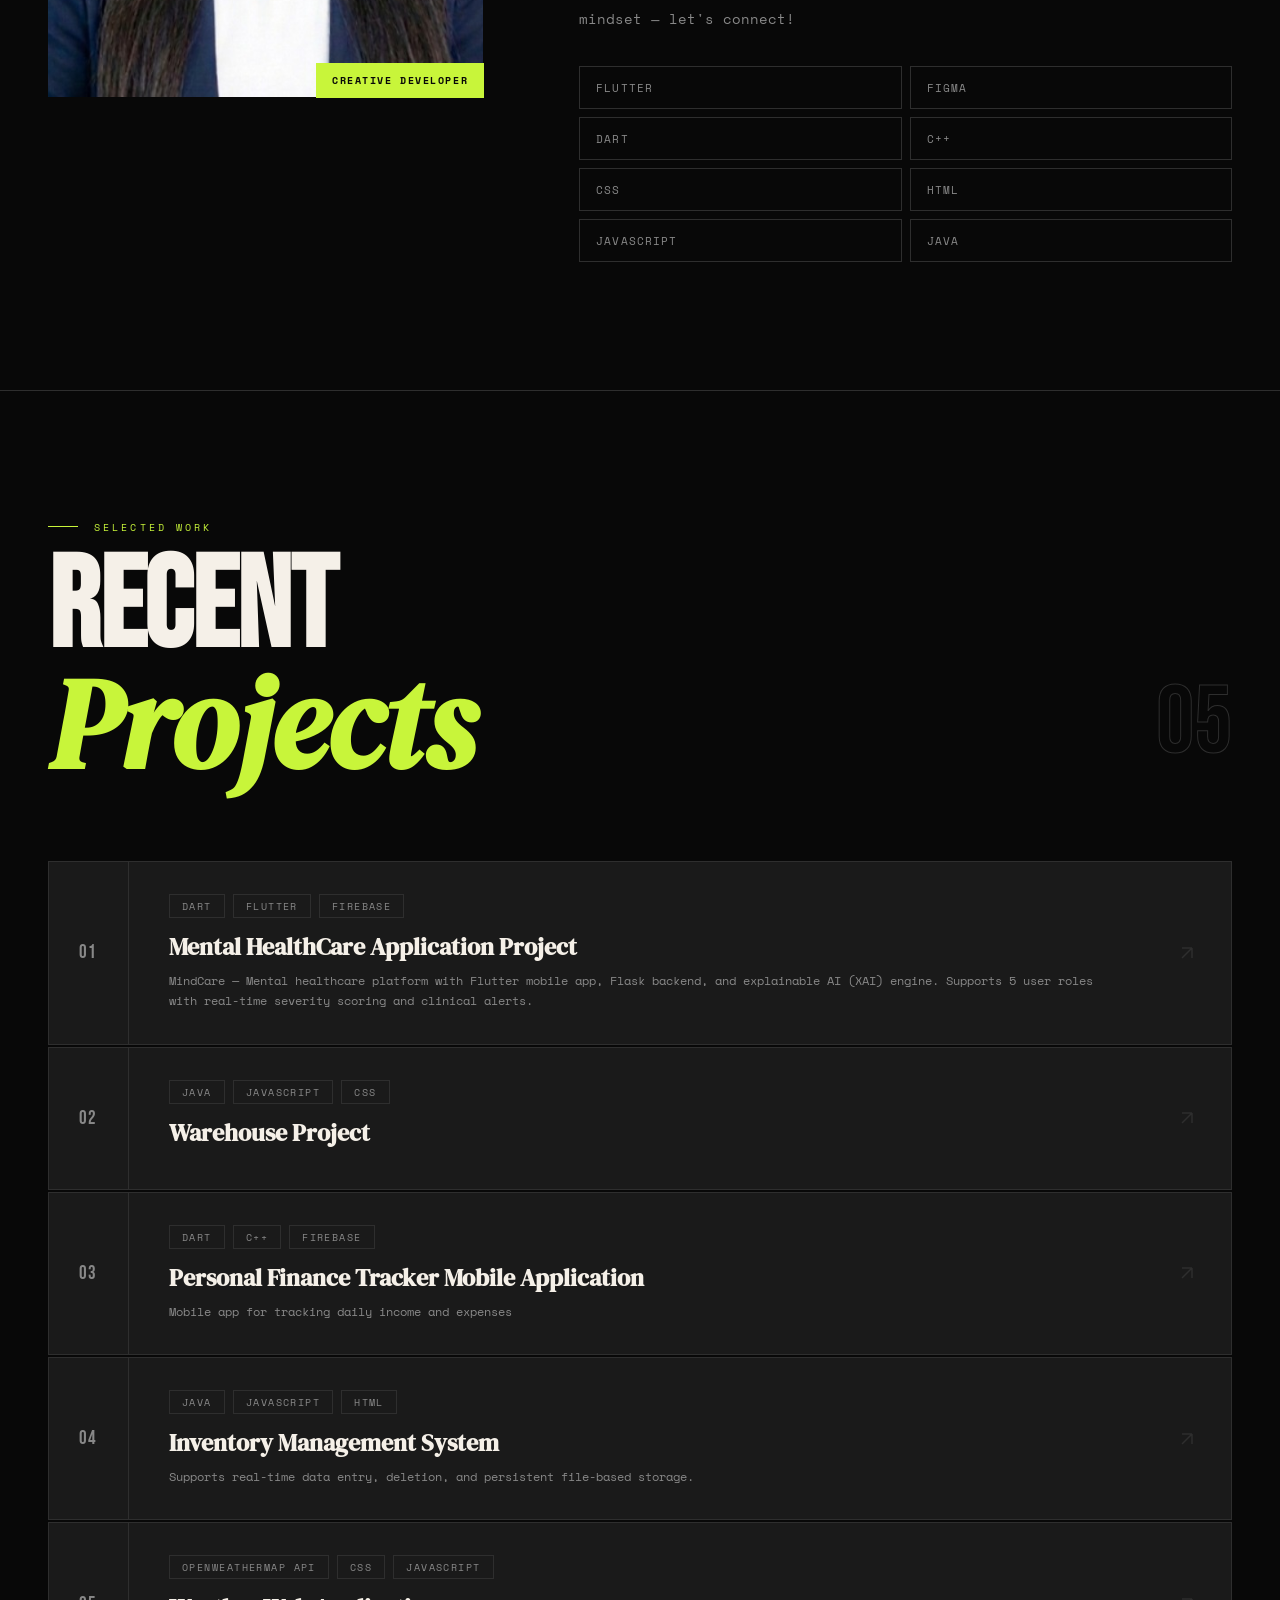
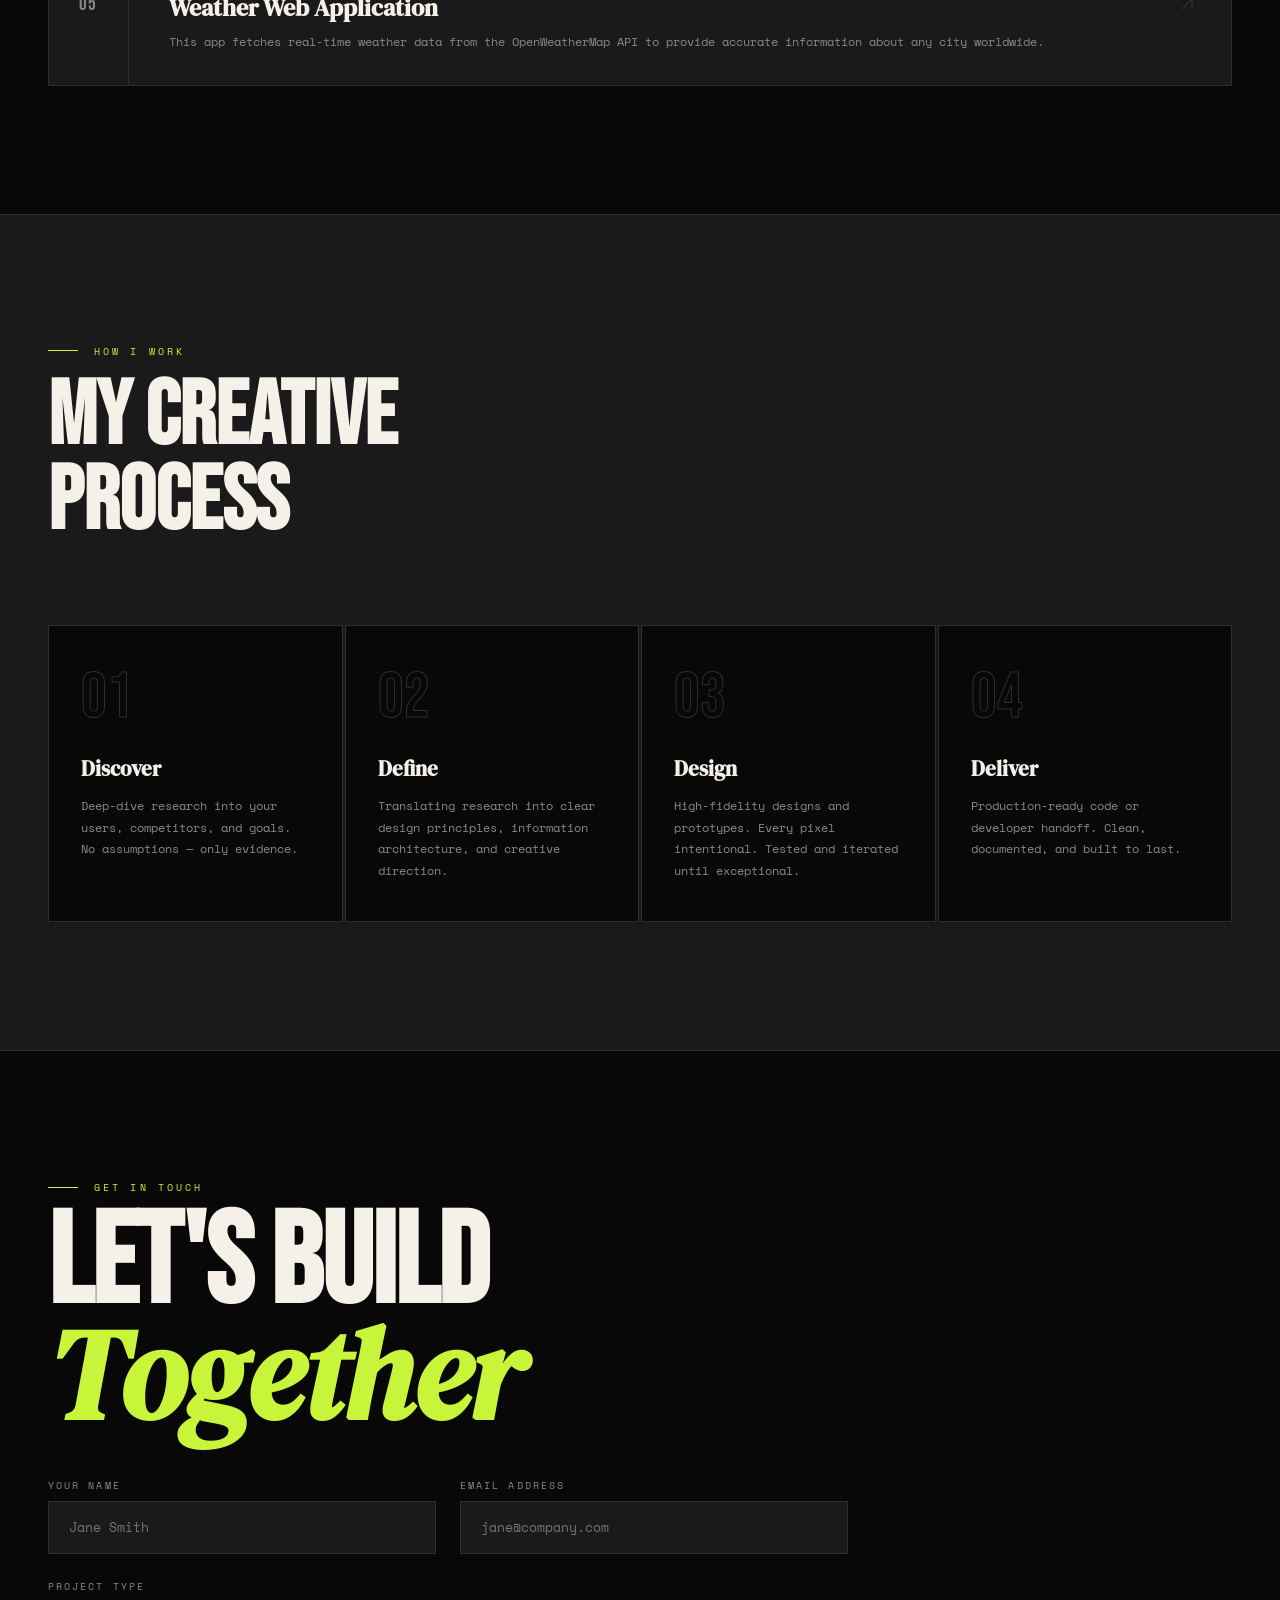
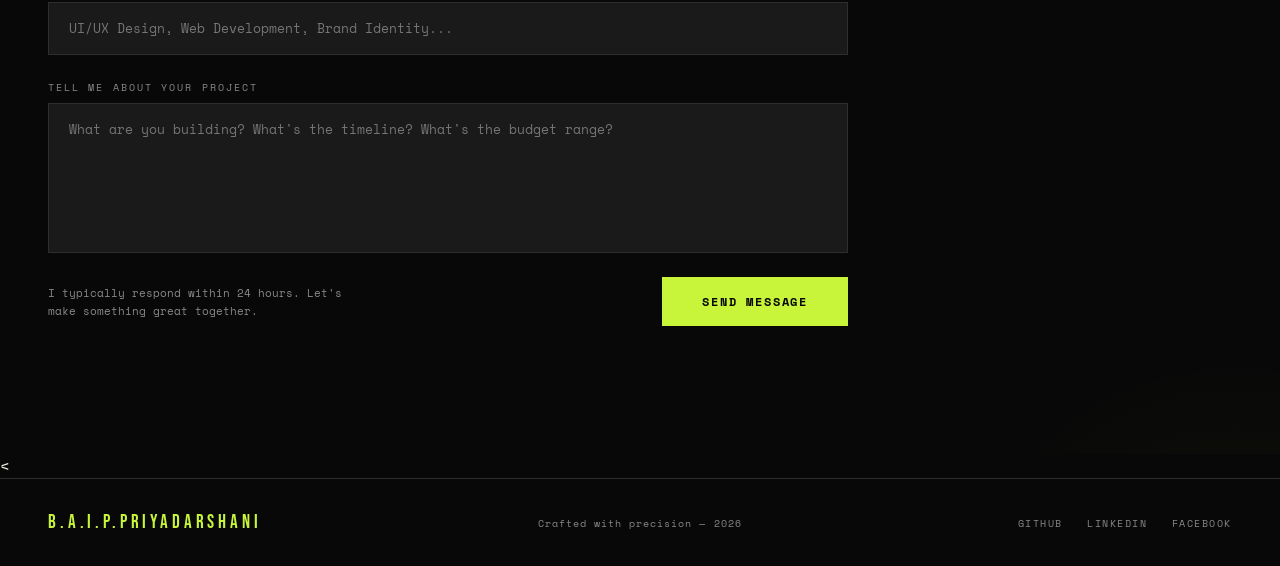
<file: portfolio.html>
<!DOCTYPE html>
<html lang="en">
<head>
  <meta charset="UTF-8" />
  <meta name="viewport" content="width=device-width, initial-scale=1.0"/>
  <title>Portfolio — Creative Developer & Designer</title>
  <link rel="preconnect" href="https://fonts.googleapis.com"/>
  <link rel="preconnect" href="https://fonts.gstatic.com" crossorigin/>
  <link href="https://fonts.googleapis.com/css2?family=Bebas+Neue&family=DM+Serif+Display:ital@0;1&family=Space+Mono:ital,wght@0,400;0,700;1,400&display=swap" rel="stylesheet"/>
  <link rel="stylesheet" href="style.css">
  <style>
    *, *::before, *::after { margin: 0; padding: 0; box-sizing: border-box; }

    :root {
      --black: #080808;
      --white: #f5f0e8;
      --lime: #c8f53a;
      --lime-dim: #a8d020;
      --rust: #e05c2a;
      --gray: #1a1a1a;
      --gray-mid: #2e2e2e;
      --gray-text: #888;
      --bebas: 'Bebas Neue', sans-serif;
      --serif: 'DM Serif Display', serif;
      --mono: 'Space Mono', monospace;
    }

    html { scroll-behavior: smooth; }

    body {
      background: var(--black);
      color: var(--white);
      font-family: var(--mono);
      cursor: none;
      overflow-x: hidden;
    }

    /* CUSTOM CURSOR */
    .cursor {
      position: fixed;
      width: 12px; height: 12px;
      background: var(--lime);
      border-radius: 50%;
      pointer-events: none;
      z-index: 9999;
      transform: translate(-50%, -50%);
      transition: transform 0.1s ease, width 0.3s ease, height 0.3s ease, background 0.3s ease;
      mix-blend-mode: difference;
    }
    .cursor-ring {
      position: fixed;
      width: 40px; height: 40px;
      border: 1px solid var(--lime);
      border-radius: 50%;
      pointer-events: none;
      z-index: 9998;
      transform: translate(-50%, -50%);
      transition: transform 0.15s ease, width 0.3s ease, height 0.3s ease, opacity 0.3s ease;
      opacity: 0.5;
    }
    .cursor.hovering { width: 20px; height: 20px; }
    .cursor-ring.hovering { width: 60px; height: 60px; opacity: 0.3; }

    /* NOISE OVERLAY */
    body::before {
      content: '';
      position: fixed; inset: 0;
      background-image: url("data:image/svg+xml,%3Csvg viewBox='0 0 256 256' xmlns='http://www.w3.org/2000/svg'%3E%3Cfilter id='noise'%3E%3CfeTurbulence type='fractalNoise' baseFrequency='0.9' numOctaves='4' stitchTiles='stitch'/%3E%3C/filter%3E%3Crect width='100%25' height='100%25' filter='url(%23noise)' opacity='0.04'/%3E%3C/svg%3E");
      pointer-events: none;
      z-index: 9997;
      opacity: 0.4;
    }

    /* NAVIGATION */
    nav {
      position: fixed; top: 0; left: 0; right: 0;
      z-index: 100;
      display: flex; align-items: center; justify-content: space-between;
      padding: 1.5rem 3rem;
      border-bottom: 1px solid rgba(200, 245, 58, 0.08);
      backdrop-filter: blur(20px);
      background: rgba(8,8,8,0.7);
    }
    .nav-logo {
      font-family: var(--bebas);
      font-size: 1.5rem;
      letter-spacing: 0.2em;
      color: var(--lime);
      text-decoration: none;
    }
    .nav-links { display: flex; gap: 2.5rem; list-style: none; }
    .nav-links a {
      font-size: 0.7rem;
      letter-spacing: 0.2em;
      text-transform: uppercase;
      color: var(--gray-text);
      text-decoration: none;
      transition: color 0.3s;
      position: relative;
    }
    .nav-links a::after {
      content: '';
      position: absolute;
      bottom: -4px; left: 0; right: 100%;
      height: 1px; background: var(--lime);
      transition: right 0.3s ease;
    }
    .nav-links a:hover { color: var(--white); }
    .nav-links a:hover::after { right: 0; }
    .nav-cta {
      padding: 0.5rem 1.5rem;
      border: 1px solid var(--lime);
      color: var(--lime);
      font-family: var(--mono);
      font-size: 0.7rem;
      letter-spacing: 0.15em;
      text-transform: uppercase;
      text-decoration: none;
      transition: background 0.3s, color 0.3s;
    }
    .nav-cta:hover { background: var(--lime); color: var(--black); }

    /* HERO */
    .hero {
      min-height: 100vh;
      display: grid;
      grid-template-columns: 1fr 1fr;
      padding: 8rem 3rem 4rem;
      position: relative;
      overflow: hidden;
    }
    .hero-bg-text {
      position: absolute;
      top: 50%; left: -2%;
      transform: translateY(-50%);
      font-family: var(--bebas);
      font-size: clamp(10rem, 25vw, 22rem);
      color: transparent;
      -webkit-text-stroke: 1px rgba(200, 245, 58, 0.06);
      pointer-events: none;
      line-height: 1;
      letter-spacing: -0.02em;
      user-select: none;
    }
    .hero-left {
      display: flex;
      flex-direction: column;
      justify-content: flex-end;
      padding-bottom: 4rem;
      z-index: 1;
    }
    .hero-tag {
      font-size: 0.65rem;
      letter-spacing: 0.3em;
      text-transform: uppercase;
      color: var(--lime);
      margin-bottom: 1.5rem;
      opacity: 0;
      animation: fadeUp 0.8s 0.2s forwards;
    }
    .hero-name {
      font-family: var(--bebas);
      font-size: clamp(5rem, 12vw, 10rem);
      line-height: 0.9;
      letter-spacing: -0.01em;
      opacity: 0;
      animation: fadeUp 0.8s 0.4s forwards;
    }
    .hero-name em {
      font-style: italic;
      font-family: var(--serif);
      color: var(--lime);
      display: block;
    }
    .hero-desc {
      margin-top: 2rem;
      max-width: 380px;
      font-size: 0.8rem;
      line-height: 1.8;
      color: var(--gray-text);
      opacity: 0;
      animation: fadeUp 0.8s 0.6s forwards;
    }
    .hero-actions {
      margin-top: 3rem;
      display: flex;
      gap: 1.5rem;
      align-items: center;
      opacity: 0;
      animation: fadeUp 0.8s 0.8s forwards;
    }
    .btn-primary {
      padding: 1rem 2.5rem;
      background: var(--lime);
      color: var(--black);
      font-family: var(--mono);
      font-size: 0.75rem;
      font-weight: 700;
      letter-spacing: 0.15em;
      text-transform: uppercase;
      text-decoration: none;
      display: inline-block;
      transition: transform 0.2s, box-shadow 0.2s;
    }
    .btn-primary:hover { transform: translate(-3px, -3px); box-shadow: 6px 6px 0 var(--lime-dim); }
    .btn-secondary {
      font-size: 0.75rem;
      letter-spacing: 0.15em;
      text-transform: uppercase;
      color: var(--gray-text);
      text-decoration: none;
      display: flex; align-items: center; gap: 0.5rem;
      transition: color 0.3s;
    }
    .btn-secondary svg { transition: transform 0.3s; }
    .btn-secondary:hover { color: var(--white); }
    .btn-secondary:hover svg { transform: translateX(4px); }

    .hero-right {
      display: flex;
      flex-direction: column;
      justify-content: flex-end;
      align-items: flex-end;
      padding-bottom: 4rem;
      z-index: 1;
      opacity: 0;
      animation: fadeIn 1s 1s forwards;
    }
    .hero-stats {
      display: grid;
      grid-template-columns: 1fr 1fr;
      gap: 1px;
      background: var(--gray-mid);
      border: 1px solid var(--gray-mid);
      width: 320px;
    }
    .stat {
      background: var(--black);
      padding: 1.5rem;
      text-align: center;
    }
    .stat-num {
      font-family: var(--bebas);
      font-size: 2.8rem;
      color: var(--lime);
      line-height: 1;
      display: block;
    }
    .stat-label {
      font-size: 0.6rem;
      letter-spacing: 0.2em;
      text-transform: uppercase;
      color: var(--gray-text);
      margin-top: 0.5rem;
      display: block;
    }
    .hero-scroll-indicator {
      position: absolute;
      bottom: 2rem; left: 50%;
      transform: translateX(-50%);
      display: flex; flex-direction: column; align-items: center; gap: 0.5rem;
      opacity: 0;
      animation: fadeIn 1s 1.5s forwards;
    }
    .hero-scroll-indicator span {
      font-size: 0.6rem;
      letter-spacing: 0.3em;
      text-transform: uppercase;
      color: var(--gray-text);
    }
    .scroll-line {
      width: 1px; height: 50px;
      background: linear-gradient(to bottom, var(--lime), transparent);
      animation: scrollPulse 2s ease-in-out infinite;
    }

    /* MARQUEE */
    .marquee-section {
      border-top: 1px solid var(--gray-mid);
      border-bottom: 1px solid var(--gray-mid);
      overflow: hidden;
      padding: 1rem 0;
      background: var(--gray);
    }
    .marquee-track {
      display: flex;
      gap: 3rem;
      animation: marquee 20s linear infinite;
      white-space: nowrap;
    }
    .marquee-item {
      display: flex; align-items: center; gap: 1rem;
      font-family: var(--bebas);
      font-size: 1.2rem;
      letter-spacing: 0.1em;
      color: var(--gray-text);
      flex-shrink: 0;
    }
    .marquee-dot {
      width: 6px; height: 6px;
      background: var(--lime);
      border-radius: 50%;
      flex-shrink: 0;
    }

    /* ABOUT */
    .about {
      padding: 8rem 3rem;
      display: grid;
      grid-template-columns: 1fr 1.5fr;
      gap: 6rem;
      align-items: start;
    }
    .section-label {
      font-size: 0.65rem;
      letter-spacing: 0.3em;
      text-transform: uppercase;
      color: var(--lime);
      margin-bottom: 1rem;
      display: flex; align-items: center; gap: 1rem;
    }
    .section-label::before {
      content: '';
      width: 30px; height: 1px;
      background: var(--lime);
      display: block;
    }
    .about-heading {
      font-family: var(--serif);
      font-size: clamp(2.5rem, 5vw, 4rem);
      line-height: 1.1;
      margin-bottom: 2rem;
    }
    .about-heading em { color: var(--lime); }
    .about-photo-block {
      position: relative;
    }
    .about-photo {
      width: 100%;
      aspect-ratio: 3/4;
      background: var(--gray);
      position: relative;
      overflow: hidden;
    }
    .about-photo-inner {
      width: 100%; height: 100%;
      background: linear-gradient(135deg, #1a1a1a 0%, #2e2e2e 50%, #1a1a1a 100%);
      display: flex; align-items: center; justify-content: center;
    }
    .about-photo-placeholder {
      font-family: var(--bebas);
      font-size: 6rem;
      color: var(--lime);
      opacity: 0.3;
      letter-spacing: 0.1em;
    }
    .about-photo-tag {
      position: absolute;
      bottom: -1px; right: -1px;
      background: var(--lime);
      color: var(--black);
      font-size: 0.65rem;
      font-family: var(--mono);
      font-weight: 700;
      letter-spacing: 0.15em;
      text-transform: uppercase;
      padding: 0.6rem 1rem;
    }
    .about-text p {
      font-size: 0.85rem;
      line-height: 2;
      color: var(--gray-text);
      margin-bottom: 1.5rem;
    }
    .about-text p strong { color: var(--white); }
    .skills-grid {
      display: grid;
      grid-template-columns: 1fr 1fr;
      gap: 0.5rem;
      margin-top: 2rem;
    }
    .skill-item {
      padding: 0.75rem 1rem;
      border: 1px solid var(--gray-mid);
      font-size: 0.7rem;
      letter-spacing: 0.1em;
      text-transform: uppercase;
      color: var(--gray-text);
      transition: all 0.3s;
      position: relative;
      overflow: hidden;
    }
    .skill-item::before {
      content: '';
      position: absolute;
      left: 0; top: 0; bottom: 0;
      width: 0;
      background: var(--lime);
      transition: width 0.3s ease;
      z-index: 0;
    }
    .skill-item span { position: relative; z-index: 1; transition: color 0.3s; }
    .skill-item:hover { border-color: var(--lime); }
    .skill-item:hover::before { width: 4px; }
    .skill-item:hover span { color: var(--white); }

    /* WORK */
    .work {
      padding: 8rem 3rem;
      border-top: 1px solid var(--gray-mid);
    }
    .work-header {
      display: flex;
      justify-content: space-between;
      align-items: flex-end;
      margin-bottom: 5rem;
    }
    .work-heading {
      font-family: var(--bebas);
      font-size: clamp(4rem, 10vw, 8rem);
      line-height: 0.9;
      letter-spacing: -0.01em;
    }
    .work-heading em {
      display: block;
      font-family: var(--serif);
      font-style: italic;
      color: var(--lime);
    }
    .work-count {
      font-family: var(--bebas);
      font-size: 6rem;
      color: transparent;
      -webkit-text-stroke: 1px var(--gray-mid);
    }

    .projects-grid { display: flex; flex-direction: column; gap: 2px; }
    .project-item {
      display: grid;
      grid-template-columns: 80px 1fr auto;
      gap: 0;
      background: var(--gray);
      border: 1px solid var(--gray-mid);
      transition: all 0.4s ease;
      overflow: hidden;
      cursor: pointer;
      position: relative;
    }
    .project-item::after {
      content: '';
      position: absolute;
      inset: 0;
      background: var(--lime);
      opacity: 0;
      transition: opacity 0.4s;
      pointer-events: none;
    }
    .project-item:hover { border-color: var(--lime); }
    .project-item:hover .project-num { color: var(--black); background: var(--lime); }
    .project-item:hover .project-title { color: var(--lime); }
    .project-item:hover .project-arrow { transform: translate(4px, -4px); color: var(--lime); }
    .project-num {
      font-family: var(--bebas);
      font-size: 1.2rem;
      color: var(--gray-text);
      display: flex; align-items: center; justify-content: center;
      border-right: 1px solid var(--gray-mid);
      transition: all 0.4s;
      letter-spacing: 0.1em;
    }
    .project-body {
      padding: 2rem 2.5rem;
    }
    .project-tags {
      display: flex; gap: 0.5rem; flex-wrap: wrap;
      margin-bottom: 0.75rem;
    }
    .project-tag {
      font-size: 0.6rem;
      letter-spacing: 0.15em;
      text-transform: uppercase;
      padding: 0.25rem 0.75rem;
      border: 1px solid var(--gray-mid);
      color: var(--gray-text);
    }
    .project-title {
      font-family: var(--serif);
      font-size: 1.5rem;
      margin-bottom: 0.5rem;
      transition: color 0.3s;
    }
    .project-desc {
      font-size: 0.75rem;
      color: var(--gray-text);
      line-height: 1.7;
    }
    .project-arrow {
      display: flex; align-items: center; justify-content: center;
      padding: 2rem;
      color: var(--gray-mid);
      font-size: 1.5rem;
      transition: all 0.3s;
    }

    /* PROCESS */
    .process {
      padding: 8rem 3rem;
      background: var(--gray);
      border-top: 1px solid var(--gray-mid);
    }
    .process-header { margin-bottom: 5rem; }
    .process-heading {
      font-family: var(--bebas);
      font-size: clamp(3rem, 7vw, 6rem);
      line-height: 0.95;
      margin-top: 1rem;
    }
    .process-steps {
      display: grid;
      grid-template-columns: repeat(4, 1fr);
      gap: 2px;
    }
    .process-step {
      background: var(--black);
      padding: 2.5rem 2rem;
      position: relative;
      border: 1px solid var(--gray-mid);
      transition: border-color 0.3s;
    }
    .process-step:hover { border-color: var(--lime); }
    .step-num {
      font-family: var(--bebas);
      font-size: 4rem;
      color: transparent;
      -webkit-text-stroke: 1px var(--gray-mid);
      line-height: 1;
      margin-bottom: 1.5rem;
      transition: -webkit-text-stroke-color 0.3s, color 0.3s;
    }
    .process-step:hover .step-num {
      color: var(--lime);
      -webkit-text-stroke-color: var(--lime);
    }
    .step-title {
      font-family: var(--serif);
      font-size: 1.3rem;
      margin-bottom: 0.75rem;
    }
    .step-desc {
      font-size: 0.75rem;
      color: var(--gray-text);
      line-height: 1.8;
    }

    /* CONTACT */
    .contact {
      padding: 8rem 3rem;
      border-top: 1px solid var(--gray-mid);
      position: relative;
      overflow: hidden;
    }
    .contact-bg {
      position: absolute;
      bottom: -50%;
      right: -20%;
      width: 600px; height: 600px;
      background: radial-gradient(circle, rgba(200,245,58,0.06) 0%, transparent 70%);
      pointer-events: none;
    }
    .contact-inner {
      max-width: 800px;
      position: relative; z-index: 1;
    }
    .contact-heading {
      font-family: var(--bebas);
      font-size: clamp(4rem, 10vw, 9rem);
      line-height: 0.85;
      letter-spacing: -0.01em;
      margin-bottom: 3rem;
    }
    .contact-heading em {
      display: block;
      font-family: var(--serif);
      font-style: italic;
      color: var(--lime);
    }
    .contact-form { display: flex; flex-direction: column; gap: 1.5rem; }
    .form-row { display: grid; grid-template-columns: 1fr 1fr; gap: 1.5rem; }
    .form-group { display: flex; flex-direction: column; gap: 0.5rem; }
    .form-label {
      font-size: 0.65rem;
      letter-spacing: 0.2em;
      text-transform: uppercase;
      color: var(--gray-text);
    }
    .form-input, .form-textarea {
      background: var(--gray);
      border: 1px solid var(--gray-mid);
      color: var(--white);
      font-family: var(--mono);
      font-size: 0.8rem;
      padding: 1rem 1.25rem;
      outline: none;
      transition: border-color 0.3s;
      resize: none;
    }
    .form-input:focus, .form-textarea:focus { border-color: var(--lime); }
    .form-textarea { height: 150px; }
    .form-submit {
      display: flex; align-items: center; justify-content: space-between;
    }
    .form-note {
      font-size: 0.7rem;
      color: var(--gray-text);
      max-width: 300px;
      line-height: 1.6;
    }

    /* FOOTER */
    footer {
      border-top: 1px solid var(--gray-mid);
      padding: 2rem 3rem;
      display: flex;
      align-items: center;
      justify-content: space-between;
    }
    .footer-brand {
      font-family: var(--bebas);
      font-size: 1.2rem;
      letter-spacing: 0.2em;
      color: var(--lime);
    }
    .footer-text {
      font-size: 0.65rem;
      color: var(--gray-text);
      letter-spacing: 0.1em;
    }
    .footer-socials { display: flex; gap: 1.5rem; }
    .footer-social {
      font-size: 0.65rem;
      letter-spacing: 0.15em;
      text-transform: uppercase;
      color: var(--gray-text);
      text-decoration: none;
      transition: color 0.3s;
    }
    .footer-social:hover { color: var(--lime); }

    /* ANIMATIONS */
    @keyframes fadeUp {
      from { opacity: 0; transform: translateY(30px); }
      to { opacity: 1; transform: translateY(0); }
    }
    @keyframes fadeIn {
      from { opacity: 0; }
      to { opacity: 1; }
    }
    @keyframes marquee {
      from { transform: translateX(0); }
      to { transform: translateX(-50%); }
    }
    @keyframes scrollPulse {
      0%, 100% { opacity: 0.4; }
      50% { opacity: 1; }
    }

    .reveal {
      opacity: 0;
      transform: translateY(40px);
      transition: opacity 0.8s ease, transform 0.8s ease;
    }
    .reveal.visible {
      opacity: 1;
      transform: none;
    }

    /* RESPONSIVE */
    @media (max-width: 900px) {
      nav { padding: 1.2rem 1.5rem; }
      .nav-links { display: none; }
      .hero { grid-template-columns: 1fr; padding: 7rem 1.5rem 4rem; }
      .hero-right { align-items: flex-start; margin-top: 3rem; }
      .about { grid-template-columns: 1fr; gap: 3rem; padding: 5rem 1.5rem; }
      .work { padding: 5rem 1.5rem; }
      .process { padding: 5rem 1.5rem; }
      .process-steps { grid-template-columns: 1fr 1fr; }
      .contact { padding: 5rem 1.5rem; }
      .form-row { grid-template-columns: 1fr; }
      footer { flex-direction: column; gap: 1rem; text-align: center; }
    }
  </style>
</head>
<body>

  <!-- CURSOR -->
  <div class="cursor" id="cursor"></div>
  <div class="cursor-ring" id="cursorRing"></div>

  <!-- NAV -->
  <nav>
    <a href="#" class="nav-logo">B.A.I.P.Priyadarshani</a>
    <ul class="nav-links">
      <li><a href="#about">About</a></li>
      <li><a href="#work">Work</a></li>
      <li><a href="#process">Process</a></li>
      <li><a href="#contact">Contact</a></li>
    </ul>
    <a href="#contact" class="nav-cta">Hire Me</a>
  </nav>

  <!-- HERO -->
  <section class="hero">
    <div class="hero-bg-text">DESIGN</div>
    <div class="hero-left">
      <p class="hero-tag">Available for Work — 2026</p>
      <h1 class="hero-name">
        Creative<br>
        <em>Designer</em>
        &amp; Dev
      </h1>
      <p class="hero-desc">
        I craft <strong>exceptional digital experiences</strong> at the intersection of
        beautiful design and clean code. UI/UX, web development, and everything in between.
      </p>
      <div class="hero-actions">
        <a href="#work" class="btn-primary">View My Work</a>
        <a href="#contact" class="btn-secondary">
          Get in Touch
          <svg width="20" height="10" viewBox="0 0 20 10" fill="none">
            <path d="M0 5H18M14 1L18 5L14 9" stroke="currentColor" stroke-width="1.5"/>
          </svg>
        </a>
      </div>
    </div>
    <div class="hero-right">
      <div class="hero-stats">
        <div class="stat">
          <span class="stat-num">4+</span>
          <span class="stat-label">Years Experience</span>
        </div>
        <div class="stat">
          <span class="stat-num">30+</span>
          <span class="stat-label">Projects Done</span>
        </div>
        <div class="stat">
          <span class="stat-num">15+</span>
          <span class="stat-label">Happy Clients</span>
        </div>
        <div class="stat">
          <span class="stat-num">100%</span>
          <span class="stat-label">Satisfaction</span>
        </div>
      </div>
    </div>
    <div class="hero-scroll-indicator">
      <span>Scroll</span>
      <div class="scroll-line"></div>
    </div>
  </section>

  <!-- MARQUEE -->
  <div class="marquee-section">
    <div class="marquee-track">
      <div class="marquee-item"><div class="marquee-dot"></div> UI / UX Design</div>
      <div class="marquee-item"><div class="marquee-dot"></div> Front-End Development</div>
      <div class="marquee-item"><div class="marquee-dot"></div> React &amp; Next.js</div>
      <div class="marquee-item"><div class="marquee-dot"></div> Figma Prototyping</div>
      <div class="marquee-item"><div class="marquee-dot"></div> Design Systems</div>
      <div class="marquee-item"><div class="marquee-dot"></div> Responsive Web Design</div>
      <div class="marquee-item"><div class="marquee-dot"></div> Brand Identity</div>
      <div class="marquee-item"><div class="marquee-dot"></div> UI / UX Design</div>
      <div class="marquee-item"><div class="marquee-dot"></div> Front-End Development</div>
      <div class="marquee-item"><div class="marquee-dot"></div> React &amp; Next.js</div>
      <div class="marquee-item"><div class="marquee-dot"></div> Figma Prototyping</div>
      <div class="marquee-item"><div class="marquee-dot"></div> Design Systems</div>
      <div class="marquee-item"><div class="marquee-dot"></div> Responsive Web Design</div>
      <div class="marquee-item"><div class="marquee-dot"></div> Brand Identity</div>
    </div>
  </div>

  <!-- ABOUT -->
  <section class="about" id="about">
    <div class="about-photo-block reveal">
      <div class="about-photo">
        <div class="about-photo-inner">
          <img src="irumi.jpeg" style="width:100%; height:100%; object-fit:cover;">
        </div>
      </div>
      <div class="about-photo-tag">Creative Developer</div>
    </div>
    <div class="about-text reveal">
      <div class="section-label">About Me</div>
      <h2 class="about-heading">
        Turning ideas into<br>
        <em>pixel-perfect</em><br>
        experiences
      </h2>
      <p>
        I'm B.A.I.P. Priyadarshani, a third-year Software Engineering undergraduate at NSBM Green University (23.2 batch), currently seeking an internship opportunity.
      </p>
      <p>
        I have hands-on experience across web development, mobile development, business analysis, QA, and database systems through academic projects. I'm passionate about transforming ideas into practical, user-focused solutions. If you're looking for a motivated intern with a growth mindset — let's connect!
      </p>
      <div class="skills-grid">
        <div class="skill-item"><span>Flutter</span></div>
        <div class="skill-item"><span>Figma</span></div>
        <div class="skill-item"><span>Dart</span></div>
        <div class="skill-item"><span>C++</span></div>
        <div class="skill-item"><span>Css</span></div>
        <div class="skill-item"><span>HTML</span></div>
        <div class="skill-item"><span>Javascript</span></div>
        <div class="skill-item"><span>java</span></div>
      </div>
    </div>
  </section>

  <!-- WORK -->
  <section class="work" id="work">
    <div class="work-header reveal">
      <div>
        <div class="section-label">Selected Work</div>
        <h2 class="work-heading">
          Recent<br>
          <em>Projects</em>
        </h2>
      </div>
      <div class="work-count">05</div>
    </div>

    <div class="projects-grid reveal">
      <div class="project-item">
        <div class="project-num">01</div>
        <div class="project-body">
          <div class="project-tags">
            <span class="project-tag">Dart</span>
            <span class="project-tag">Flutter</span>
            <span class="project-tag">Firebase</span>
          </div>
          <h3 class="project-title">Mental HealthCare Application Project</h3>
          <p class="project-desc">MindCare — Mental healthcare platform with Flutter mobile app, Flask backend, and explainable AI (XAI) engine. Supports 5 user roles with real-time severity scoring and clinical alerts.</p>
        </div>
        <div class="project-arrow">
          <svg width="24" height="24" viewBox="0 0 24 24" fill="none" stroke="currentColor" stroke-width="1.5">
            <path d="M7 17L17 7M17 7H7M17 7V17"/>
          </svg>
        </div>
      </div>

      <div class="project-item">
        <div class="project-num">02</div>
        <div class="project-body">
          <div class="project-tags">
            <span class="project-tag">Java</span>
            <span class="project-tag">JavaScript</span>
            <span class="project-tag">CSS</span>
          </div>
          <h3 class="project-title">Warehouse Project</h3>
        </div>
        <div class="project-arrow">
          <svg width="24" height="24" viewBox="0 0 24 24" fill="none" stroke="currentColor" stroke-width="1.5">
            <path d="M7 17L17 7M17 7H7M17 7V17"/>
          </svg>
        </div>
      </div>

      <div class="project-item">
        <div class="project-num">03</div>
        <div class="project-body">
          <div class="project-tags">
            <span class="project-tag">Dart</span>
            <span class="project-tag">C++</span>
            <span class="project-tag">Firebase</span>
          </div>
          <h3 class="project-title">Personal Finance Tracker Mobile Application</h3>
          <p class="project-desc">Mobile app for tracking daily income and expenses</p>
        </div>
        <div class="project-arrow">
          <svg width="24" height="24" viewBox="0 0 24 24" fill="none" stroke="currentColor" stroke-width="1.5">
            <path d="M7 17L17 7M17 7H7M17 7V17"/>
          </svg>
        </div>
      </div>

      <div class="project-item">
        <div class="project-num">04</div>
        <div class="project-body">
          <div class="project-tags">
            <span class="project-tag">Java</span>
            <span class="project-tag">JavaScript</span>
            <span class="project-tag">HTML</span>
          </div>
          <h3 class="project-title">Inventory Management System</h3>
          <p class="project-desc">Supports real-time data entry, deletion, and persistent file-based storage.</p>
        </div>
        <div class="project-arrow">
          <svg width="24" height="24" viewBox="0 0 24 24" fill="none" stroke="currentColor" stroke-width="1.5">
            <path d="M7 17L17 7M17 7H7M17 7V17"/>
          </svg>
        </div>
      </div>

      <div class="project-item">
        <div class="project-num">05</div>
        <div class="project-body">
          <div class="project-tags">
            <span class="project-tag">OpenWeatherMap API</span>
            <span class="project-tag">CSS</span>
            <span class="project-tag">JavaScript</span>
          </div>
          <h3 class="project-title">Weather Web Application</h3>
          <p class="project-desc">This app fetches real-time weather data from the OpenWeatherMap API to provide accurate information about any city worldwide.</p>
        </div>
        <div class="project-arrow">
          <svg width="24" height="24" viewBox="0 0 24 24" fill="none" stroke="currentColor" stroke-width="1.5">
            <path d="M7 17L17 7M17 7H7M17 7V17"/>
          </svg>
        </div>
      </div>
    </div>
  </section>

  <!-- PROCESS -->
  <section class="process" id="process">
    <div class="process-header reveal">
      <div class="section-label">How I Work</div>
      <h2 class="process-heading">
        My Creative<br>Process
      </h2>
    </div>
    <div class="process-steps reveal">
      <div class="process-step">
        <div class="step-num">01</div>
        <h3 class="step-title">Discover</h3>
        <p class="step-desc">Deep-dive research into your users, competitors, and goals. No assumptions — only evidence.</p>
      </div>
      <div class="process-step">
        <div class="step-num">02</div>
        <h3 class="step-title">Define</h3>
        <p class="step-desc">Translating research into clear design principles, information architecture, and creative direction.</p>
      </div>
      <div class="process-step">
        <div class="step-num">03</div>
        <h3 class="step-title">Design</h3>
        <p class="step-desc">High-fidelity designs and prototypes. Every pixel intentional. Tested and iterated until exceptional.</p>
      </div>
      <div class="process-step">
        <div class="step-num">04</div>
        <h3 class="step-title">Deliver</h3>
        <p class="step-desc">Production-ready code or developer handoff. Clean, documented, and built to last.</p>
      </div>
    </div>
  </section>

  <!-- CONTACT -->
  <section class="contact" id="contact">
    <div class="contact-bg"></div>
    <div class="contact-inner reveal">
      <div class="section-label">Get In Touch</div>
      <h2 class="contact-heading">
        Let's Build
        <em>Together</em>
      </h2>
      <form class="contact-form" action="https://formspree.io/f/mvzloeng" method="POST" onsubmit="handleSubmit(event)">
        <div class="form-row">
          <div class="form-group">
            <label class="form-label" for="name">Your Name</label>
            <input class="form-input" type="text" id="name" name="name" placeholder="Jane Smith" required/>
          </div>
          <div class="form-group">
            <label class="form-label" for="email">Email Address</label>
            <input class="form-input" type="email" id="email" name="email" placeholder="jane@company.com" required/>
          </div>
        </div>
        <div class="form-group">
          <label class="form-label" for="subject">Project Type</label>
          <input class="form-input" type="text" id="subject" name="subject" placeholder="UI/UX Design, Web Development, Brand Identity..."/>
        </div>
        <div class="form-group">
          <label class="form-label" for="message">Tell Me About Your Project</label>
          <textarea class="form-textarea" id="message" name="message" placeholder="What are you building? What's the timeline? What's the budget range?"></textarea>
        </div>
        <div class="form-submit">
          <p class="form-note">I typically respond within 24 hours. Let's make something great together.</p>
          <button type="submit" class="btn-primary" style="border:none;cursor:none;">Send Message</button>
        </div>
      </form>
    </div>
  </section>

  <!-- FOOTER -->
  <<footer>
    <div class="footer-brand">B.A.I.P.Priyadarshani</div>
    <p class="footer-text">Crafted with precision — 2026</p>
    <div class="footer-socials">
      <!-- GitHub Link -->
      <a href="https://github.com/Irumipramisha" target="_blank" class="footer-social">GitHub</a>
      
      <!-- LinkedIn Link -->
      <a href="www.linkedin.com/in/irumi-pramisha-a165b6358" target="_blank" class="footer-social">LinkedIn</a>
      
      <!-- Facebook Link -->
      <a href="https://web.facebook.com/people/Irumi-Pramisha/pfbid0gQeseihB9xYCtYhFquSftfASTETeLoD3LT4K77KHVGbhvGGVc58dDPKohyGQtCTBl/" target="_blank" class="footer-social">FaceBook</a>
    </div>
</footer>

  <script src="script.js"></script>
</body>
</html>
</file>
<file: style.css>
/* custom styles for photo */
.about-photo-inner {
  width: 100%;
  height: 100%;
  background: none;
  display: flex;
  align-items: center;
  justify-content: center;
}

.about-photo-inner img {
  width: 100%;
  height: 100%;
  object-fit: cover;
}
</file>
